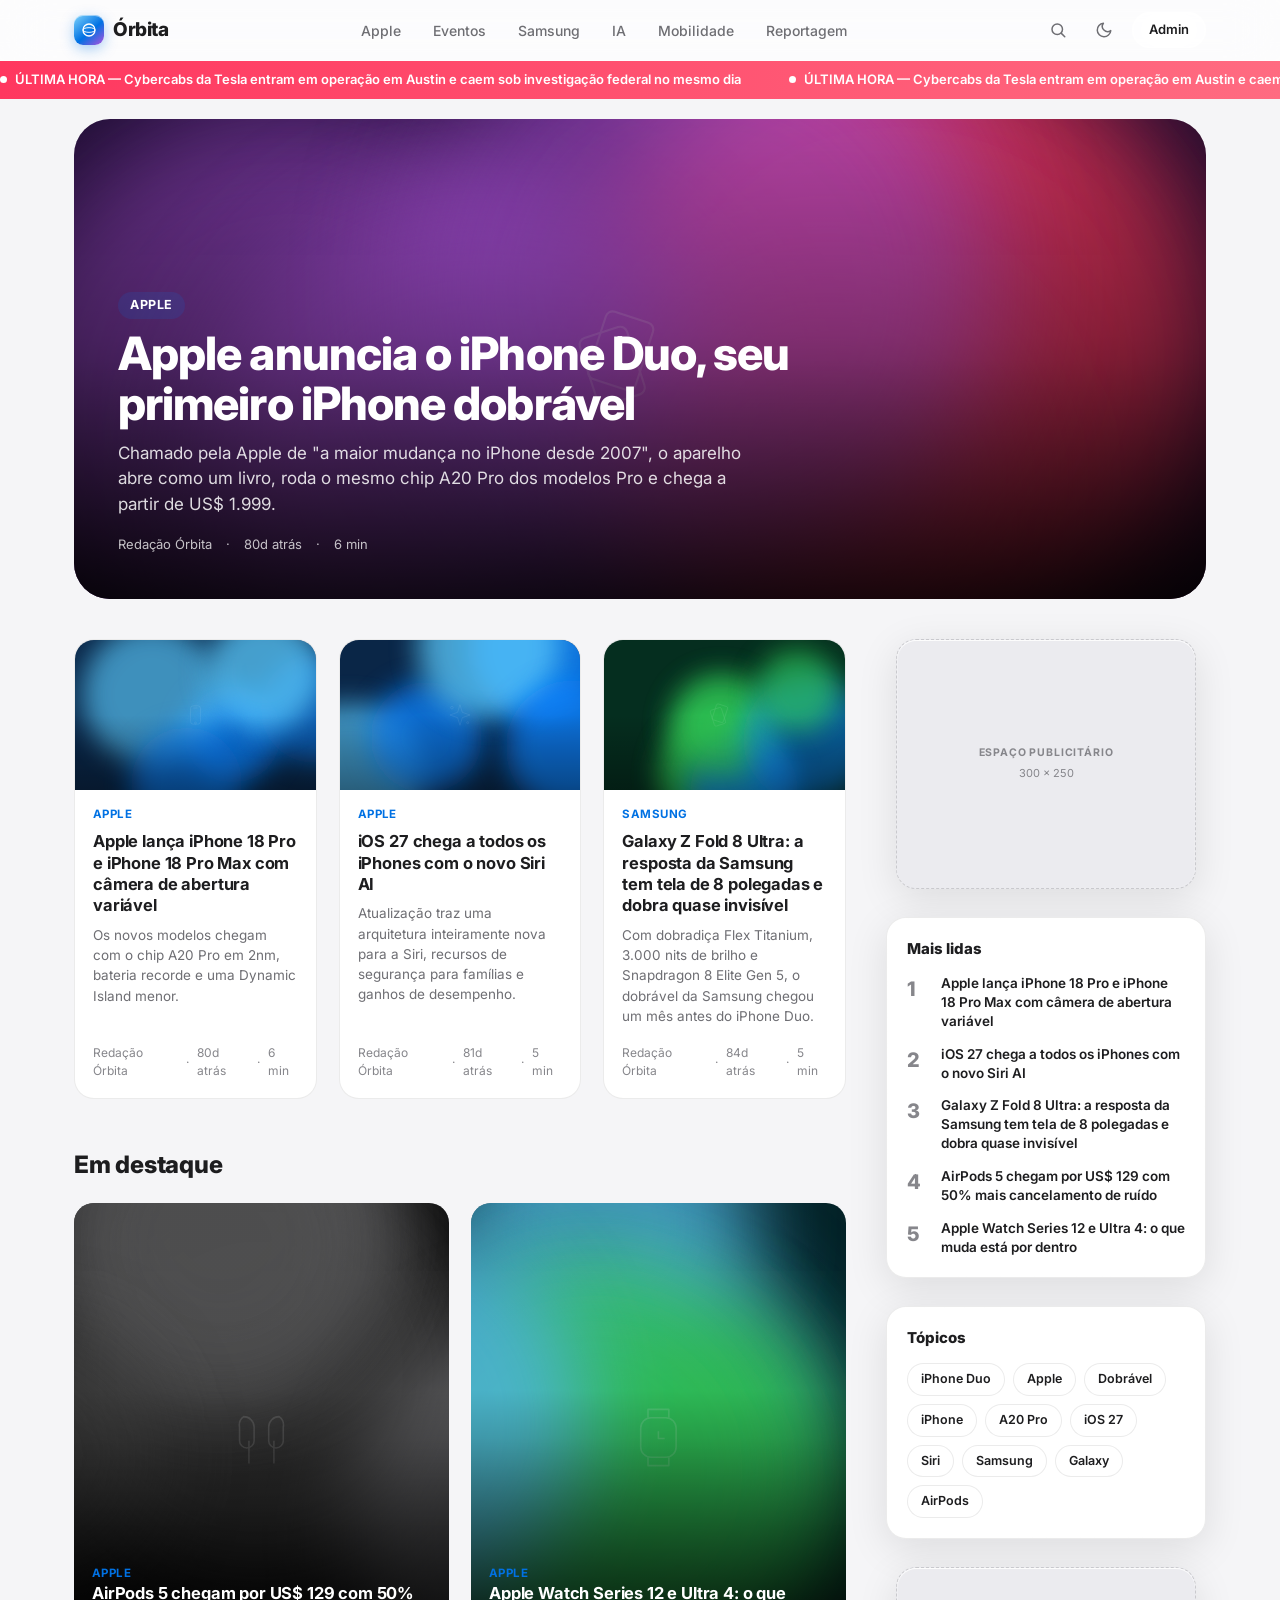
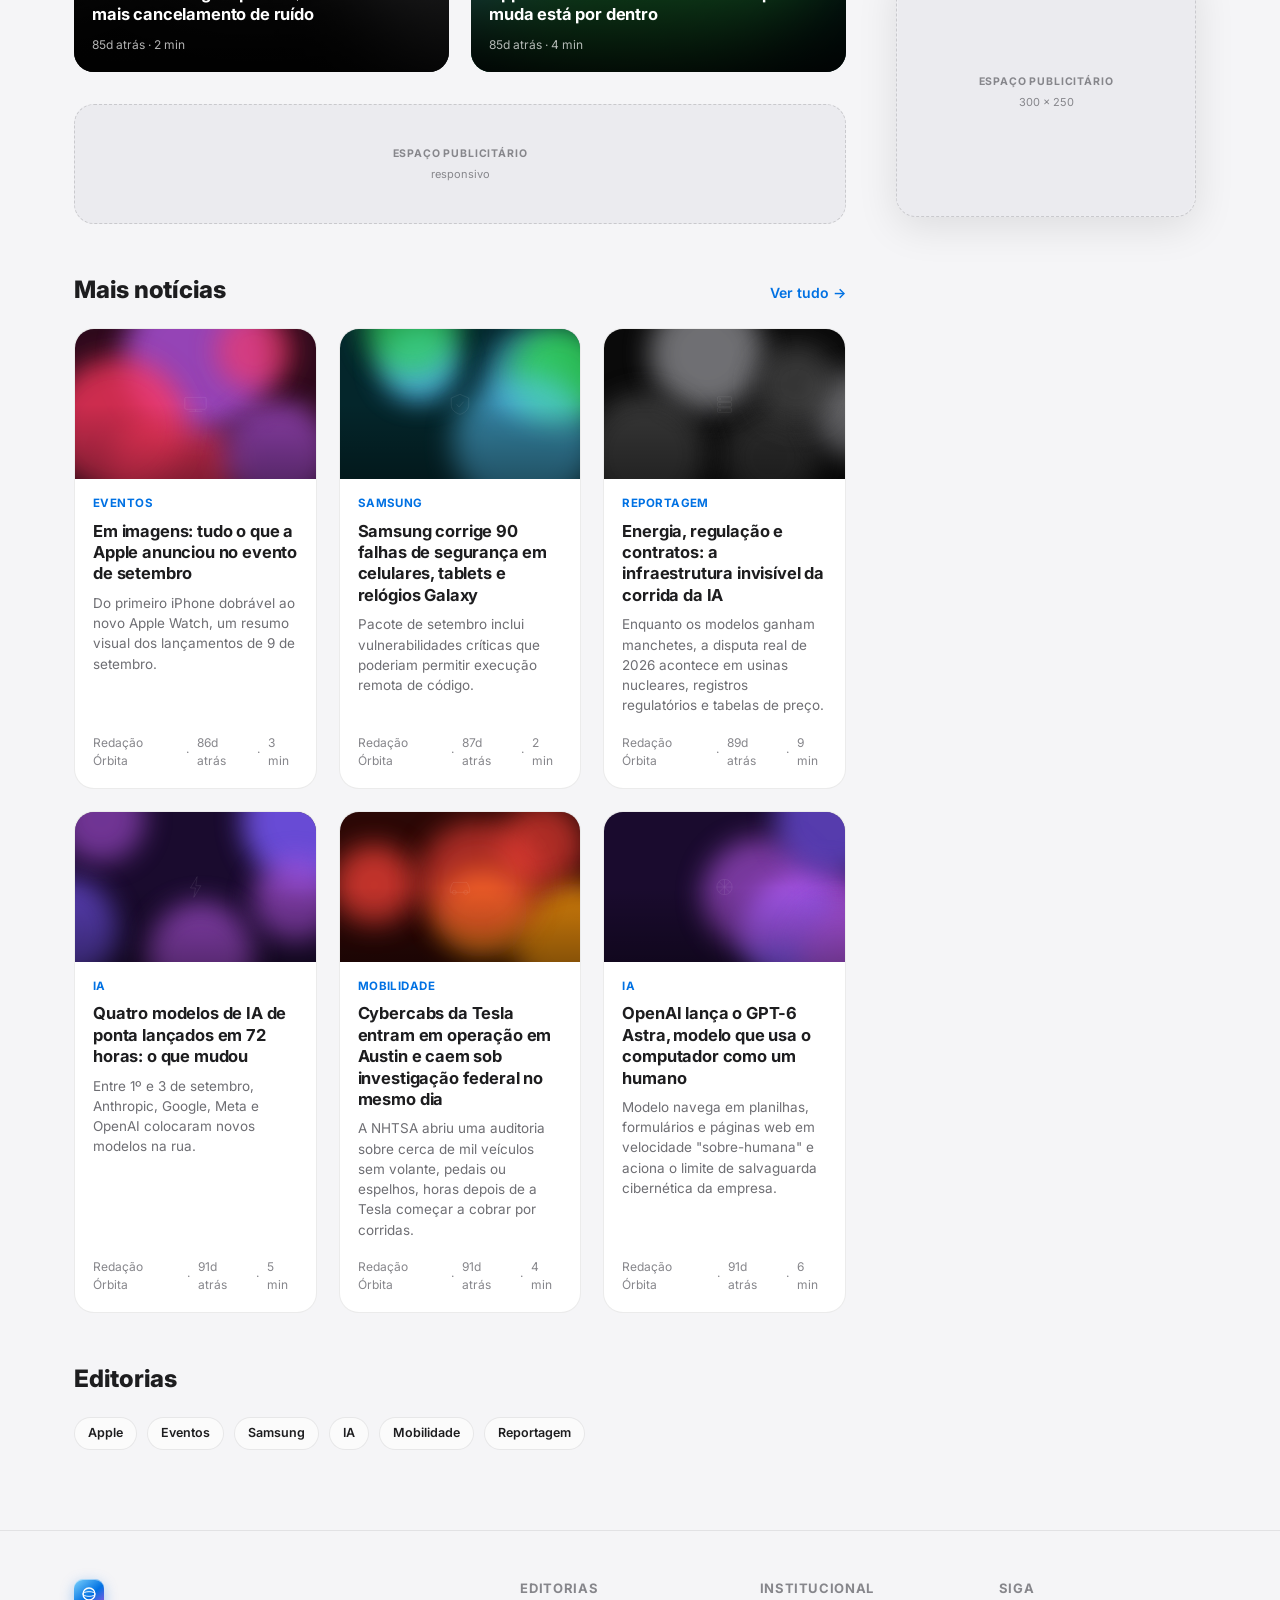
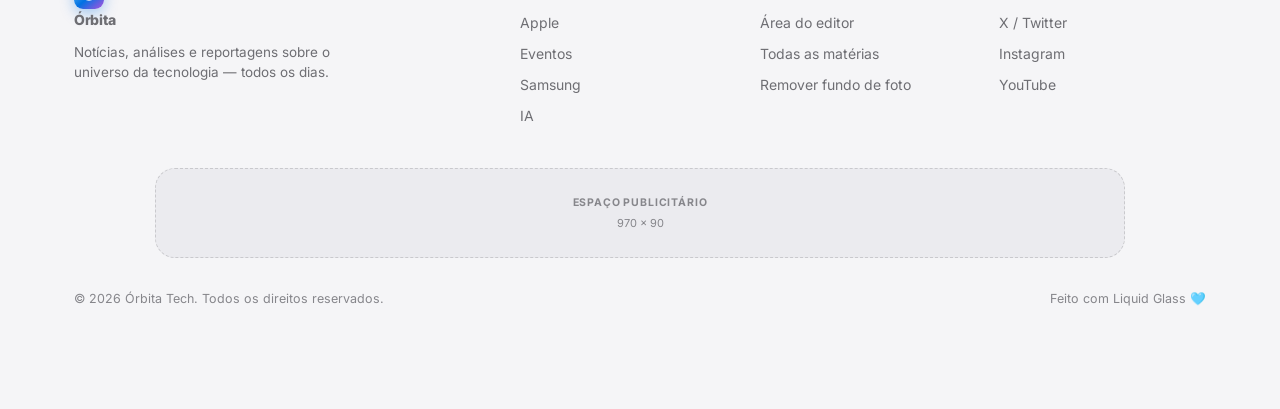
<file: index.html>
<!DOCTYPE html>
<html lang="pt-BR">
<head>
<meta charset="UTF-8">
<meta name="viewport" content="width=device-width, initial-scale=1.0, viewport-fit=cover">
<title>Órbita Tech — Notícias, análises e reportagens de tecnologia</title>
<meta name="description" content="As últimas notícias, reviews, entrevistas e reportagens sobre tecnologia, Apple e o universo digital.">
<link rel="icon" href="data:image/svg+xml,<svg xmlns=%22http://www.w3.org/2000/svg%22 viewBox=%220 0 24 24%22><circle cx=%2212%22 cy=%2212%22 r=%229%22 fill=%22%230071e3%22/></svg>">
<link rel="stylesheet" href="assets/css/main.css">
</head>
<body>

<div id="nav-root"></div>
<div id="ticker-root"></div>

<main class="container">
  <div id="hero-root"></div>

  <div class="layout-2col">
    <div>
      <div class="grid grid-3" id="grid-main"></div>

      <div class="section-head"><h2 class="section-title">Em destaque</h2></div>
      <div class="grid grid-2" id="grid-overlay"></div>

      <!-- espaço de anúncio in-feed -->
      <div id="ad-mid"></div>

      <div class="section-head"><h2 class="section-title">Mais notícias</h2><a class="section-link" href="categoria.html">Ver tudo →</a></div>
      <div class="grid grid-3" id="grid-feed"></div>
    </div>

    <aside class="sidebar">
      <div class="ad-slot ad-rectangle glass" style="margin:0 auto;">
        <span class="ad-label">Espaço Publicitário</span>
        <span class="ad-size">300 × 250</span>
      </div>
      <div class="sidebar-box glass">
        <h3>Mais lidas</h3>
        <div class="sidebar-list" id="sidebar-popular"></div>
      </div>
      <div class="sidebar-box glass">
        <h3>Tópicos</h3>
        <div style="display:flex;flex-wrap:wrap;gap:8px;" id="sidebar-tags"></div>
      </div>
      <div class="ad-slot ad-rectangle glass" style="margin:0 auto;">
        <span class="ad-label">Espaço Publicitário</span>
        <span class="ad-size">300 × 250</span>
      </div>
    </aside>
  </div>

  <div class="section-head"><h2 class="section-title">Editorias</h2></div>
  <div style="display:flex;flex-wrap:wrap;gap:10px;margin-bottom:20px;" id="categories-strip"></div>
</main>

<div id="footer-root"></div>

<script src="assets/js/seed-data.js"></script>
<script src="assets/js/store.js"></script>
<script src="assets/js/render.js"></script>
<script src="assets/js/home.js"></script>
<script>
  renderNav();
  document.getElementById("ad-mid").outerHTML = adSlot("infeed");
  renderHome();
  renderFooter();
</script>
</body>
</html>
</file>
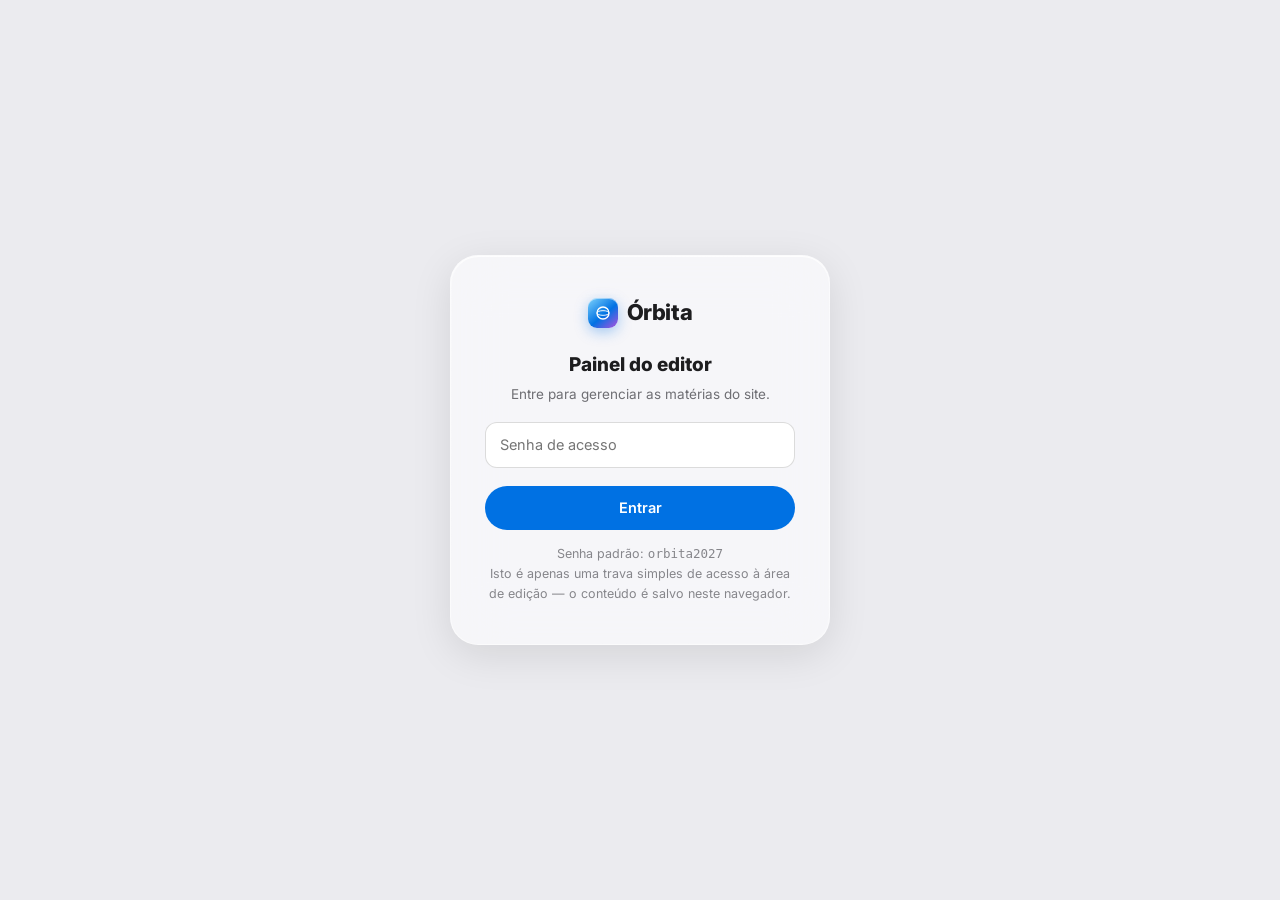
<file: admin/index.html>
<!DOCTYPE html>
<html lang="pt-BR">
<head>
<meta charset="UTF-8">
<meta name="viewport" content="width=device-width, initial-scale=1.0, viewport-fit=cover">
<title>Admin — Órbita Tech</title>
<link rel="icon" href="data:image/svg+xml,<svg xmlns=%22http://www.w3.org/2000/svg%22 viewBox=%220 0 24 24%22><circle cx=%2212%22 cy=%2212%22 r=%229%22 fill=%22%230071e3%22/></svg>">
<link rel="stylesheet" href="../assets/css/main.css">
<link rel="stylesheet" href="../assets/css/admin.css">
</head>
<body class="admin-body">

<div id="login-screen" class="login-wrap" hidden>
  <div class="login-card glass">
    <div class="brand"><span class="brand-mark"><svg width="16" height="16" viewBox="0 0 24 24" fill="none"><circle cx="12" cy="12" r="9" stroke="currentColor" stroke-width="2"/><ellipse cx="12" cy="12" rx="9" ry="3.5" stroke="currentColor" stroke-width="1.4"/></svg></span>Órbita</div>
    <h1 style="font-size:19px;font-weight:800;margin-bottom:4px;">Painel do editor</h1>
    <p style="font-size:13.5px;color:var(--text-secondary);">Entre para gerenciar as matérias do site.</p>
    <form id="login-form">
      <input type="password" id="login-pass" placeholder="Senha de acesso" autocomplete="current-password" required>
      <button class="btn btn-primary btn-block" style="margin-top:8px;">Entrar</button>
    </form>
    <p class="hint">Senha padrão: <code>orbita2027</code><br>Isto é apenas uma trava simples de acesso à área de edição — o conteúdo é salvo neste navegador.</p>
  </div>
</div>

<div id="dashboard-screen" class="admin-shell" hidden>
  <aside class="admin-sidebar glass">
    <div class="brand"><span class="brand-mark"><svg width="16" height="16" viewBox="0 0 24 24" fill="none"><circle cx="12" cy="12" r="9" stroke="currentColor" stroke-width="2"/><ellipse cx="12" cy="12" rx="9" ry="3.5" stroke="currentColor" stroke-width="1.4"/></svg></span>Órbita</div>
    <a class="active" href="index.html">📄 Matérias</a>
    <a href="editor.html">➕ Nova matéria</a>
    <a href="../index.html" target="_blank">🌐 Ver o site</a>
    <button onclick="exportPosts()">⬇️ Exportar conteúdo</button>
    <button onclick="document.getElementById('import-file').click()">⬆️ Importar conteúdo</button>
    <input type="file" id="import-file" accept="application/json,.js" hidden onchange="importPosts(this)">
    <button onclick="resetSeed()">↺ Restaurar exemplo</button>
    <button onclick="Store.logout(); location.href='index.html';" style="color:var(--accent-2);">🚪 Sair</button>
  </aside>

  <main class="admin-main">
    <div class="admin-topbar">
      <h1>Matérias</h1>
      <a class="btn btn-primary" href="editor.html">+ Nova matéria</a>
    </div>

    <div class="stat-grid">
      <div class="stat-box"><div class="stat-num" id="stat-total">0</div><div class="stat-label">Matérias publicadas</div></div>
      <div class="stat-box"><div class="stat-num" id="stat-cats">0</div><div class="stat-label">Editorias</div></div>
      <div class="stat-box"><div class="stat-num" id="stat-breaking">0</div><div class="stat-label">Última hora</div></div>
      <div class="stat-box"><div class="stat-num" id="stat-media">0</div><div class="stat-label">Com foto/vídeo extra</div></div>
    </div>

    <div class="panel">
      <div class="dash-toolbar">
        <input type="text" id="filter-search" placeholder="Buscar por título, autor ou tag...">
        <select id="filter-category"></select>
        <span id="posts-count" class="dash-count"></span>
      </div>
      <div style="overflow-x:auto;">
        <table class="admin-table">
          <thead><tr><th></th><th>Título</th><th>Layout</th><th>Data</th><th>Ações</th></tr></thead>
          <tbody id="posts-tbody"></tbody>
        </table>
      </div>
    </div>
  </main>
</div>

<script src="../assets/js/seed-data.js"></script>
<script src="../assets/js/store.js"></script>
<script src="../assets/js/render.js"></script>
<script src="../assets/js/admin.js"></script>
<script>
  function enterDashboard() {
    document.getElementById("login-screen").hidden = true;
    document.getElementById("dashboard-screen").hidden = false;
    renderDashboard();
    setupDashboardFilters();
  }

  if (Store.isAuthed()) {
    enterDashboard();
  } else {
    document.getElementById("login-screen").hidden = false;
  }
  document.getElementById("login-form").addEventListener("submit", (e) => {
    e.preventDefault();
    const pass = document.getElementById("login-pass").value;
    if (Store.login(pass)) {
      enterDashboard();
    } else {
      toast("Senha incorreta.", "error");
    }
  });
</script>
</body>
</html>
</file>
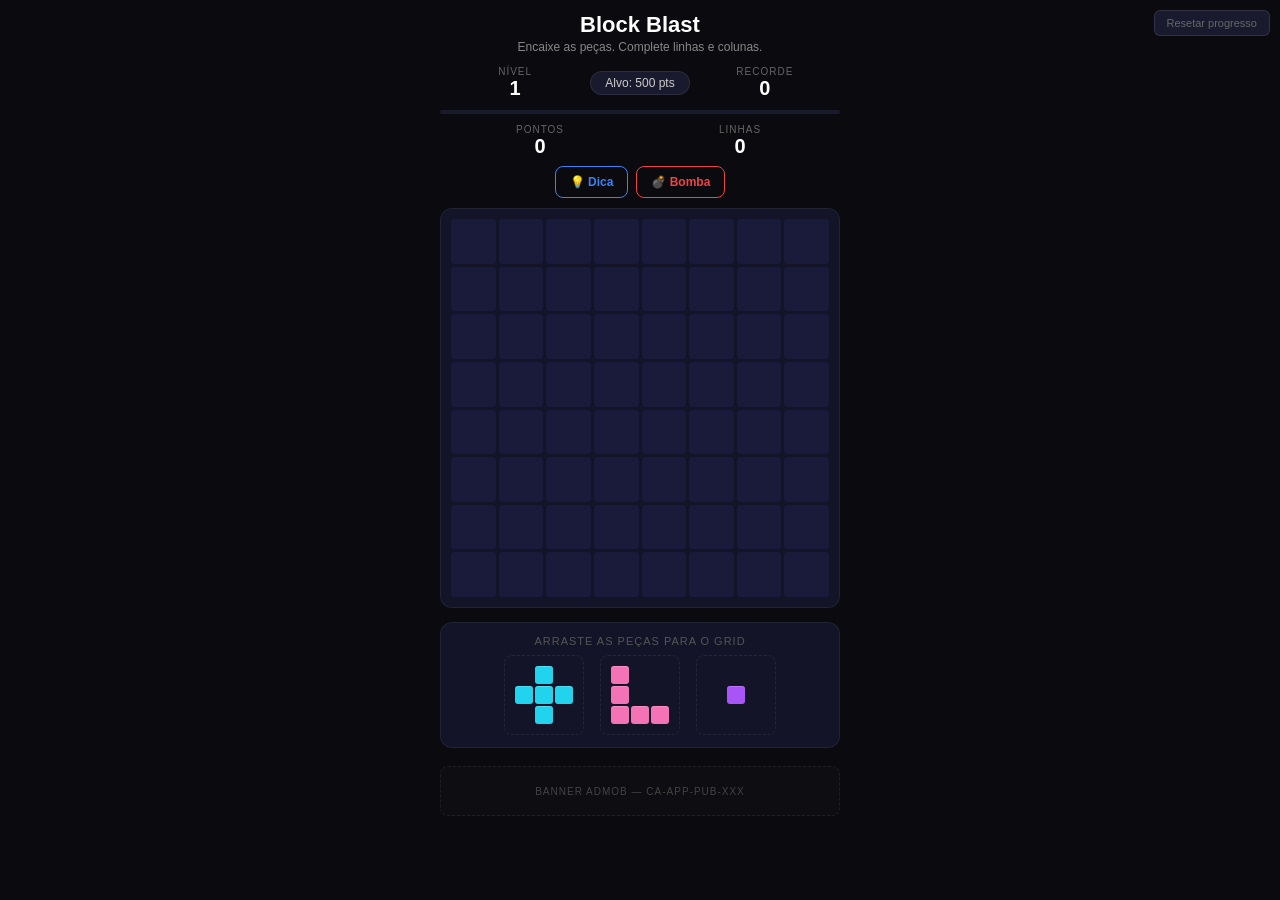
<file: block_blast 2.html>
<!DOCTYPE html>
<html lang="pt-BR">
<head>
<meta charset="UTF-8">
<meta name="viewport" content="width=device-width, initial-scale=1.0, user-scalable=no">
<title>Block Blast</title>
<style>
  * { margin: 0; padding: 0; box-sizing: border-box; }
  body {
    font-family: -apple-system, BlinkMacSystemFont, "Segoe UI", Roboto, "Helvetica Neue", Arial, sans-serif;
    background: #0a0a0f;
    color: #fff;
    display: flex;
    justify-content: center;
    align-items: flex-start;
    min-height: 100vh;
    padding: 12px;
    overflow-x: hidden;
    touch-action: manipulation;
  }
  #game-app {
    width: 100%;
    max-width: 400px;
    display: flex;
    flex-direction: column;
    align-items: center;
    user-select: none;
    -webkit-user-select: none;
  }
  .game-header { text-align: center; margin-bottom: 12px; width: 100%; }
  .game-title { font-size: 22px; font-weight: 600; margin-bottom: 2px; color: #fff; }
  .game-sub { font-size: 12px; color: #888; }
  .score-row { display: flex; justify-content: space-between; align-items: center; width: 100%; margin-bottom: 10px; }
  .score-box { text-align: center; flex: 1; }
  .score-label { font-size: 10px; color: #666; text-transform: uppercase; letter-spacing: 1px; }
  .score-val { font-size: 20px; font-weight: 600; color: #fff; font-variant-numeric: tabular-nums; }
  .level-badge { background: #1a1a2e; padding: 4px 14px; border-radius: 20px; font-size: 12px; font-weight: 500; border: 1px solid rgba(255,255,255,0.08); color: #ccc; }
  .progress-wrap { width: 100%; margin-bottom: 10px; }
  .progress-bar { height: 4px; background: #1a1a2e; border-radius: 2px; overflow: hidden; }
  .progress-fill { height: 100%; background: #e94560; border-radius: 2px; transition: width 0.3s ease; }
  .board-wrap { position: relative; width: 100%; aspect-ratio: 1; background: #141428; border-radius: 12px; padding: 10px; margin-bottom: 14px; border: 1px solid rgba(255,255,255,0.06); }
  .board-grid { display: grid; grid-template-columns: repeat(8, 1fr); gap: 3px; width: 100%; height: 100%; }
  .cell { background: #1a1a3a; border-radius: 4px; transition: all 0.15s ease; position: relative; }
  .cell.filled { box-shadow: inset 0 1px 0 rgba(255,255,255,0.15); }
  .cell.explode { animation: explode 0.35s ease forwards; }
  .cell.hint { box-shadow: 0 0 0 2px #3b82f6, 0 0 12px #3b82f680; z-index: 2; }
  .cell.bomb-hover:hover { box-shadow: 0 0 0 2px #ef4444; }
  @keyframes explode { 0% { transform: scale(1); opacity: 1; } 50% { transform: scale(1.3); opacity: 0.8; background: #fff; } 100% { transform: scale(0); opacity: 0; } }
  .tray-area { width: 100%; background: #141428; border-radius: 12px; padding: 12px; border: 1px solid rgba(255,255,255,0.06); margin-bottom: 12px; }
  .tray-label { font-size: 11px; color: #555; text-align: center; margin-bottom: 8px; text-transform: uppercase; letter-spacing: 1px; }
  .tray-pieces { display: flex; justify-content: center; gap: 16px; min-height: 80px; align-items: center; }
  .piece-slot { width: 80px; height: 80px; display: flex; justify-content: center; align-items: center; border-radius: 8px; border: 1px dashed rgba(255,255,255,0.08); position: relative; }
  .piece { display: grid; gap: 2px; cursor: grab; position: relative; transition: transform 0.1s; touch-action: none; }
  .piece:active { cursor: grabbing; transform: scale(1.05); }
  .piece.dragging { position: fixed; z-index: 9999; pointer-events: none; opacity: 0.9; transform: scale(1.1); }
  .p-cell { width: 18px; height: 18px; border-radius: 3px; }
  .p-cell.active { box-shadow: inset 0 1px 0 rgba(255,255,255,0.2); }
  .p-cell.ghost { background: transparent; }
  .powerups { display: flex; gap: 8px; justify-content: center; margin-bottom: 10px; width: 100%; }
  .pu-btn { padding: 8px 14px; border-radius: 8px; border: 1.5px solid; font-size: 12px; font-weight: 600; cursor: pointer; background: transparent; transition: all 0.2s; font-family: inherit; }
  .pu-btn.hint-btn { border-color: #3b82f6; color: #3b82f6; }
  .pu-btn.bomb-btn { border-color: #ef4444; color: #ef4444; }
  .pu-btn:hover { background: rgba(255,255,255,0.05); }
  .pu-btn.active { background: rgba(255,255,255,0.1); }
  .modal-overlay { position: fixed; inset: 0; background: rgba(0,0,0,0.88); display: none; justify-content: center; align-items: center; z-index: 10000; backdrop-filter: blur(4px); }
  .modal-overlay.show { display: flex; }
  .modal-box { background: #1a1a2e; border-radius: 16px; padding: 28px; text-align: center; max-width: 320px; width: 90%; border: 1px solid rgba(255,255,255,0.08); animation: modalIn 0.3s ease; }
  @keyframes modalIn { from { opacity: 0; transform: scale(0.9); } to { opacity: 1; transform: scale(1); } }
  .modal-title { font-size: 24px; font-weight: 600; margin-bottom: 4px; }
  .modal-sub { color: #888; font-size: 13px; margin-bottom: 16px; }
  .modal-score { font-size: 40px; font-weight: 600; margin: 8px 0; font-variant-numeric: tabular-nums; color: #fff; }
  .modal-btn { width: 100%; padding: 14px; border-radius: 10px; border: none; font-size: 14px; font-weight: 600; cursor: pointer; margin-top: 10px; font-family: inherit; transition: opacity 0.2s; }
  .modal-btn:hover { opacity: 0.9; }
  .btn-primary { background: #e94560; color: #fff; }
  .btn-secondary { background: #1a1a3a; color: #ccc; border: 1px solid rgba(255,255,255,0.1); }
  .btn-success { background: #10b981; color: #fff; }
  .game-over-title { color: #ef4444; }
  .level-title { color: #10b981; }
  .ad-banner { width: 100%; height: 50px; background: #0d0d12; border-radius: 8px; display: flex; align-items: center; justify-content: center; border: 1px dashed rgba(255,255,255,0.08); margin-top: 6px; }
  .ad-text { font-size: 10px; color: #444; text-transform: uppercase; letter-spacing: 1px; }
  .shake { animation: shake 0.3s ease; }
  @keyframes shake { 0%,100%{transform:translateX(0)} 25%{transform:translateX(-6px)} 75%{transform:translateX(6px)} }
  .combo-text { position: absolute; top: 50%; left: 50%; transform: translate(-50%,-50%); font-size: 28px; font-weight: 700; color: #fbbf24; pointer-events: none; opacity: 0; animation: comboPop 0.9s ease forwards; z-index: 100; text-shadow: 0 2px 8px rgba(0,0,0,0.5); }
  @keyframes comboPop { 0%{opacity:0;transform:translate(-50%,-50%) scale(0.4)} 40%{opacity:1;transform:translate(-50%,-50%) scale(1.3)} 100%{opacity:0;transform:translate(-50%,-120%) scale(1)} }
  .reset-btn { position: fixed; top: 10px; right: 10px; background: #1a1a2e; border: 1px solid rgba(255,255,255,0.1); color: #666; padding: 6px 12px; border-radius: 6px; font-size: 11px; cursor: pointer; z-index: 999; }
  .reset-btn:hover { color: #fff; }
</style>
</head>
<body>
<div id="game-app">
  <button class="reset-btn" onclick="hardReset()">Resetar progresso</button>
  <div class="game-header">
    <div class="game-title">Block Blast</div>
    <div class="game-sub">Encaixe as peças. Complete linhas e colunas.</div>
  </div>

  <div class="score-row">
    <div class="score-box">
      <div class="score-label">Nível</div>
      <div class="score-val" id="level-display">1</div>
    </div>
    <div class="level-badge" id="target-display">Alvo: 500 pts</div>
    <div class="score-box">
      <div class="score-label">Recorde</div>
      <div class="score-val" id="high-display">0</div>
    </div>
  </div>

  <div class="progress-wrap">
    <div class="progress-bar"><div class="progress-fill" id="progress-fill" style="width:0%"></div></div>
  </div>

  <div class="score-row" style="margin-bottom:8px;">
    <div class="score-box">
      <div class="score-label">Pontos</div>
      <div class="score-val" id="score-display">0</div>
    </div>
    <div class="score-box">
      <div class="score-label">Linhas</div>
      <div class="score-val" id="lines-display">0</div>
    </div>
  </div>

  <div class="powerups">
    <button class="pu-btn hint-btn" id="btn-hint" onclick="useHint()">💡 Dica</button>
    <button class="pu-btn bomb-btn" id="btn-bomb" onclick="useBomb()">💣 Bomba</button>
  </div>

  <div class="board-wrap" id="board-wrap">
    <div class="board-grid" id="board"></div>
  </div>

  <div class="tray-area">
    <div class="tray-label">Arraste as peças para o grid</div>
    <div class="tray-pieces" id="tray"></div>
  </div>

  <div class="ad-banner"><span class="ad-text">Banner AdMob — ca-app-pub-xxx</span></div>

  <div class="modal-overlay" id="modal-gameover">
    <div class="modal-box">
      <div class="modal-title game-over-title">Game Over</div>
      <div class="modal-sub">Nível <span id="go-level"></span> alcançado</div>
      <div class="modal-score" id="go-score">0</div>
      <button class="modal-btn btn-success" onclick="reviveGame()">▶ Assistir vídeo para continuar</button>
      <button class="modal-btn btn-secondary" onclick="restartGame()">Tentar novamente</button>
    </div>
  </div>

  <div class="modal-overlay" id="modal-level">
    <div class="modal-box">
      <div class="modal-title level-title">Nível Concluído! 🎉</div>
      <div class="modal-sub">Você avançou de nível</div>
      <div class="modal-score" id="lv-score">0</div>
      <button class="modal-btn btn-primary" onclick="nextLevel()">Próximo Nível →</button>
    </div>
  </div>
</div>

<script>
(function(){
  const GRID = 8;
  const CELL_COLORS = {
    I: '#00d9ff', O: '#ffd700', T: '#ff2e63', L: '#08d9d6',
    J: '#ff9f1c', S: '#7bff00', Z: '#ff0055', single: '#a855f7',
    bigL: '#f472b6', cross: '#22d3ee'
  };
  const SHAPES = {
    I: [[1,1,1,1]],
    O: [[1,1],[1,1]],
    T: [[1,1,1],[0,1,0]],
    L: [[1,0],[1,0],[1,1]],
    J: [[0,1],[0,1],[1,1]],
    S: [[0,1,1],[1,1,0]],
    Z: [[1,1,0],[0,1,1]],
    single: [[1]],
    bigL: [[1,0,0],[1,0,0],[1,1,1]],
    cross: [[0,1,0],[1,1,1],[0,1,0]]
  };
  const KEYS = ['I','O','T','L','J','S','Z','single','bigL','cross'];

  let board = Array(GRID).fill(null).map(()=>Array(GRID).fill(null));
  let pieces = [null,null,null];
  let level = 1, score = 0, highScore = 0, linesTotal = 0, placedCount = 0;
  let hintPos = null, bombMode = false, gameOver = false, levelComplete = false;
  let draggingPiece = null, dragEl = null, dragOffset = {x:0,y:0};

  function loadState() {
    try {
      const s = JSON.parse(localStorage.getItem('blockblast_save')||'null');
      if (s) { level=s.level||1; score=s.score||0; highScore=s.highScore||0; linesTotal=s.linesTotal||0; board=s.board||board; pieces=s.pieces||pieces; placedCount=s.placedCount||0; }
    } catch(e){}
    const hs = parseInt(localStorage.getItem('blockblast_hs')||'0',10);
    if (hs > highScore) highScore = hs;
  }
  function saveState() {
    localStorage.setItem('blockblast_save', JSON.stringify({level,score,highScore,linesTotal,board,pieces,placedCount}));
    if (score > highScore) { highScore = score; localStorage.setItem('blockblast_hs', String(highScore)); }
  }
  window.hardReset = function() {
    if (confirm('Apagar todo o progresso?')) {
      localStorage.removeItem('blockblast_save');
      localStorage.removeItem('blockblast_hs');
      location.reload();
    }
  };

  function targetFor(lvl) {
    return { score: Math.floor(500 * Math.pow(1.3, lvl-1)), lines: Math.floor(3 * Math.pow(1.2, lvl-1)) };
  }

  function randPiece() {
    const k = KEYS[Math.floor(Math.random()*KEYS.length)];
    return { id: Math.random().toString(36).slice(2), type: k, shape: SHAPES[k].map(r=>[...r]) };
  }
  function genPieces() { return [randPiece(), randPiece(), randPiece()]; }

  function canPlace(shape, r0, c0) {
    for (let r=0;r<shape.length;r++) for (let c=0;c<shape[r].length;c++) if (shape[r][c]) {
      const R=r0+r, C=c0+c;
      if (R<0||R>=GRID||C<0||C>=GRID||board[R][C]!==null) return false;
    }
    return true;
  }
  function place(shape, r0, c0, type) {
    for (let r=0;r<shape.length;r++) for (let c=0;c<shape[r].length;c++) if (shape[r][c]) board[r0+r][c0+c] = type;
  }
  function checkClear() {
    const rows=[], cols=[];
    for (let r=0;r<GRID;r++) if (board[r].every(x=>x!==null)) rows.push(r);
    for (let c=0;c<GRID;c++) { let f=true; for (let r=0;r<GRID;r++) if (board[r][c]===null){f=false;break;} if (f) cols.push(c); }
    return {rows, cols, combo: rows.length>0 && cols.length>0};
  }
  function doClear(rows, cols) {
    rows.forEach(r=>{for(let c=0;c<GRID;c++) board[r][c]=null;});
    cols.forEach(c=>{for(let r=0;r<GRID;r++) board[r][c]=null;});
  }
  function hasPlacement(pcs) {
    for (const p of pcs) if (p) {
      for (let r=0;r<GRID;r++) for (let c=0;c<GRID;c++) if (canPlace(p.shape,r,c)) return true;
    }
    return false;
  }
  function findHint(p) {
    for (let r=0;r<GRID;r++) for (let c=0;c<GRID;c++) if (canPlace(p.shape,r,c)) return {r,c};
    return null;
  }

  function renderBoard() {
    const el = document.getElementById('board');
    el.innerHTML = '';
    for (let r=0;r<GRID;r++) {
      for (let c=0;c<GRID;c++) {
        const cell = document.createElement('div');
        cell.className = 'cell';
        cell.dataset.r = r; cell.dataset.c = c;
        if (board[r][c]) {
          cell.classList.add('filled');
          cell.style.background = CELL_COLORS[board[r][c]] || CELL_COLORS.single;
        }
        if (hintPos && hintPos.r===r && hintPos.c===c) cell.classList.add('hint');
        if (bombMode) {
          cell.style.cursor = 'crosshair';
          cell.classList.add('bomb-hover');
          cell.onclick = () => doBomb(r,c);
        }
        el.appendChild(cell);
      }
    }
  }

  function renderTray() {
    const el = document.getElementById('tray');
    el.innerHTML = '';
    pieces.forEach((p, idx) => {
      const slot = document.createElement('div');
      slot.className = 'piece-slot';
      if (!p) { el.appendChild(slot); return; }
      const pieceEl = document.createElement('div');
      pieceEl.className = 'piece';
      pieceEl.dataset.idx = idx;
      pieceEl.style.gridTemplateColumns = `repeat(${p.shape[0].length}, 18px)`;
      p.shape.forEach(row => {
        row.forEach(cell => {
          const d = document.createElement('div');
          d.className = 'p-cell ' + (cell ? 'active' : 'ghost');
          if (cell) d.style.background = CELL_COLORS[p.type];
          pieceEl.appendChild(d);
        });
      });
      setupDrag(pieceEl, p, idx);
      slot.appendChild(pieceEl);
      el.appendChild(slot);
    });
  }

  function setupDrag(el, piece, idx) {
    function start(e) {
      if (gameOver || levelComplete) return;
      e.preventDefault();
      const evt = e.touches ? e.touches[0] : e;
      draggingPiece = {piece, idx, el};
      const rect = el.getBoundingClientRect();
      dragOffset = {x: evt.clientX - rect.left, y: evt.clientY - rect.top};
      dragEl = el.cloneNode(true);
      dragEl.classList.add('dragging');
      dragEl.style.left = (evt.clientX - dragOffset.x) + 'px';
      dragEl.style.top = (evt.clientY - dragOffset.y) + 'px';
      document.body.appendChild(dragEl);
      el.style.opacity = '0.3';
    }
    function move(e) {
      if (!draggingPiece || !dragEl) return;
      e.preventDefault();
      const evt = e.touches ? e.touches[0] : e;
      dragEl.style.left = (evt.clientX - dragOffset.x) + 'px';
      dragEl.style.top = (evt.clientY - dragOffset.y) + 'px';
    }
    function end(e) {
      if (!draggingPiece || !dragEl) return;
      const evt = e.changedTouches ? e.changedTouches[0] : e;
      const boardRect = document.getElementById('board-wrap').getBoundingClientRect();
      const pad = 10, cellSize = (boardRect.width - pad*2) / GRID;
      const relX = evt.clientX - boardRect.left - pad;
      const relY = evt.clientY - boardRect.top - pad;
      const c = Math.round(relX / (cellSize + 3));
      const r = Math.round(relY / (cellSize + 3));
      dragEl.remove(); dragEl = null;
      draggingPiece.el.style.opacity = '1';
      attemptPlace(draggingPiece.piece, draggingPiece.idx, r, c);
      draggingPiece = null;
    }
    el.addEventListener('mousedown', start);
    el.addEventListener('touchstart', start, {passive:false});
    document.addEventListener('mousemove', move);
    document.addEventListener('touchmove', move, {passive:false});
    document.addEventListener('mouseup', end);
    document.addEventListener('touchend', end);
  }

  function attemptPlace(piece, idx, r, c) {
    if (!canPlace(piece.shape, r, c)) {
      document.getElementById('board-wrap').classList.add('shake');
      setTimeout(()=>document.getElementById('board-wrap').classList.remove('shake'), 300);
      return;
    }
    place(piece.shape, r, c, piece.type);
    score += 10;
    pieces[idx] = null;
    placedCount++;
    hintPos = null;

    const {rows, cols, combo} = checkClear();
    if (rows.length || cols.length) {
      const cells = document.querySelectorAll('.cell');
      rows.forEach(rr => { for(let cc=0;cc<GRID;cc++) cells[rr*GRID+cc].classList.add('explode'); });
      cols.forEach(cc => { for(let rr=0;rr<GRID;rr++) cells[rr*GRID+cc].classList.add('explode'); });
      if (combo) showCombo();
      setTimeout(() => {
        doClear(rows, cols);
        let pts = (rows.length + cols.length) * 100;
        if (combo) pts += 50;
        score += pts;
        linesTotal += rows.length + cols.length;
        updateUI();
        renderBoard();
        checkLevel();
      }, 350);
    } else {
      updateUI();
      renderBoard();
      checkLevel();
    }

    if (placedCount >= 3 || pieces.every(x=>x===null)) {
      setTimeout(() => { pieces = genPieces(); placedCount = 0; renderTray(); checkGameOver(); }, 400);
    } else {
      renderTray();
      setTimeout(checkGameOver, 100);
    }
    saveState();
  }

  function showCombo() {
    const txt = document.createElement('div');
    txt.className = 'combo-text';
    txt.textContent = 'COMBO!';
    document.getElementById('board-wrap').appendChild(txt);
    setTimeout(()=>txt.remove(), 900);
  }

  function checkLevel() {
    const t = targetFor(level);
    if (score >= t.score || linesTotal >= t.lines) {
      levelComplete = true;
      document.getElementById('lv-score').textContent = score.toLocaleString();
      document.getElementById('modal-level').classList.add('show');
      saveState();
    }
  }
  function checkGameOver() {
    const active = pieces.filter(x=>x!==null);
    if (active.length && !hasPlacement(active)) {
      gameOver = true;
      document.getElementById('go-level').textContent = level;
      document.getElementById('go-score').textContent = score.toLocaleString();
      document.getElementById('modal-gameover').classList.add('show');
      saveState();
    }
  }

  function updateUI() {
    document.getElementById('level-display').textContent = level;
    document.getElementById('score-display').textContent = score.toLocaleString();
    document.getElementById('lines-display').textContent = linesTotal;
    document.getElementById('high-display').textContent = highScore.toLocaleString();
    const t = targetFor(level);
    document.getElementById('target-display').textContent = `Alvo: ${t.score.toLocaleString()} pts`;
    const prog = Math.min(score / t.score, 1);
    document.getElementById('progress-fill').style.width = (prog * 100) + '%';
  }

  window.useHint = function() {
    if (gameOver || levelComplete) return;
    const active = pieces.find(x=>x!==null);
    if (!active) return;
    setTimeout(() => {
      const h = findHint(active);
      if (h) { hintPos = h; renderBoard(); setTimeout(()=>{hintPos=null; renderBoard();}, 3000); }
    }, 300);
  };
  window.useBomb = function() {
    if (gameOver || levelComplete) return;
    const btn = document.getElementById('btn-bomb');
    if (bombMode) { bombMode = false; btn.classList.remove('active'); renderBoard(); return; }
    setTimeout(() => { bombMode = true; btn.classList.add('active'); renderBoard(); }, 300);
  };
  function doBomb(r, c) {
    for (let rr=r-1; rr<=r+1; rr++) for (let cc=c-1; cc<=c+1; cc++)
      if (rr>=0&&rr<GRID&&cc>=0&&cc<GRID) board[rr][cc] = null;
    bombMode = false;
    document.getElementById('btn-bomb').classList.remove('active');
    renderBoard();
    saveState();
  }

  window.restartGame = function() {
    board = Array(GRID).fill(null).map(()=>Array(GRID).fill(null));
    pieces = genPieces(); level = 1; score = 0; linesTotal = 0; placedCount = 0;
    gameOver = false; levelComplete = false; hintPos = null; bombMode = false;
    document.getElementById('modal-gameover').classList.remove('show');
    updateUI(); renderBoard(); renderTray(); saveState();
  };
  window.reviveGame = function() {
    for (let r=GRID-3; r<GRID; r++) for (let c=0; c<GRID; c++) board[r][c] = null;
    gameOver = false;
    pieces = genPieces(); placedCount = 0;
    document.getElementById('modal-gameover').classList.remove('show');
    renderBoard(); renderTray(); saveState();
  };
  window.nextLevel = function() {
    level++;
    score = 0; linesTotal = 0; placedCount = 0;
    board = Array(GRID).fill(null).map(()=>Array(GRID).fill(null));
    pieces = genPieces();
    levelComplete = false; gameOver = false;
    document.getElementById('modal-level').classList.remove('show');
    updateUI(); renderBoard(); renderTray(); saveState();
  };

  loadState();
  if (pieces.every(x=>x===null)) pieces = genPieces();
  updateUI();
  renderBoard();
  renderTray();
})();
</script>
</body>
</html>
</file>
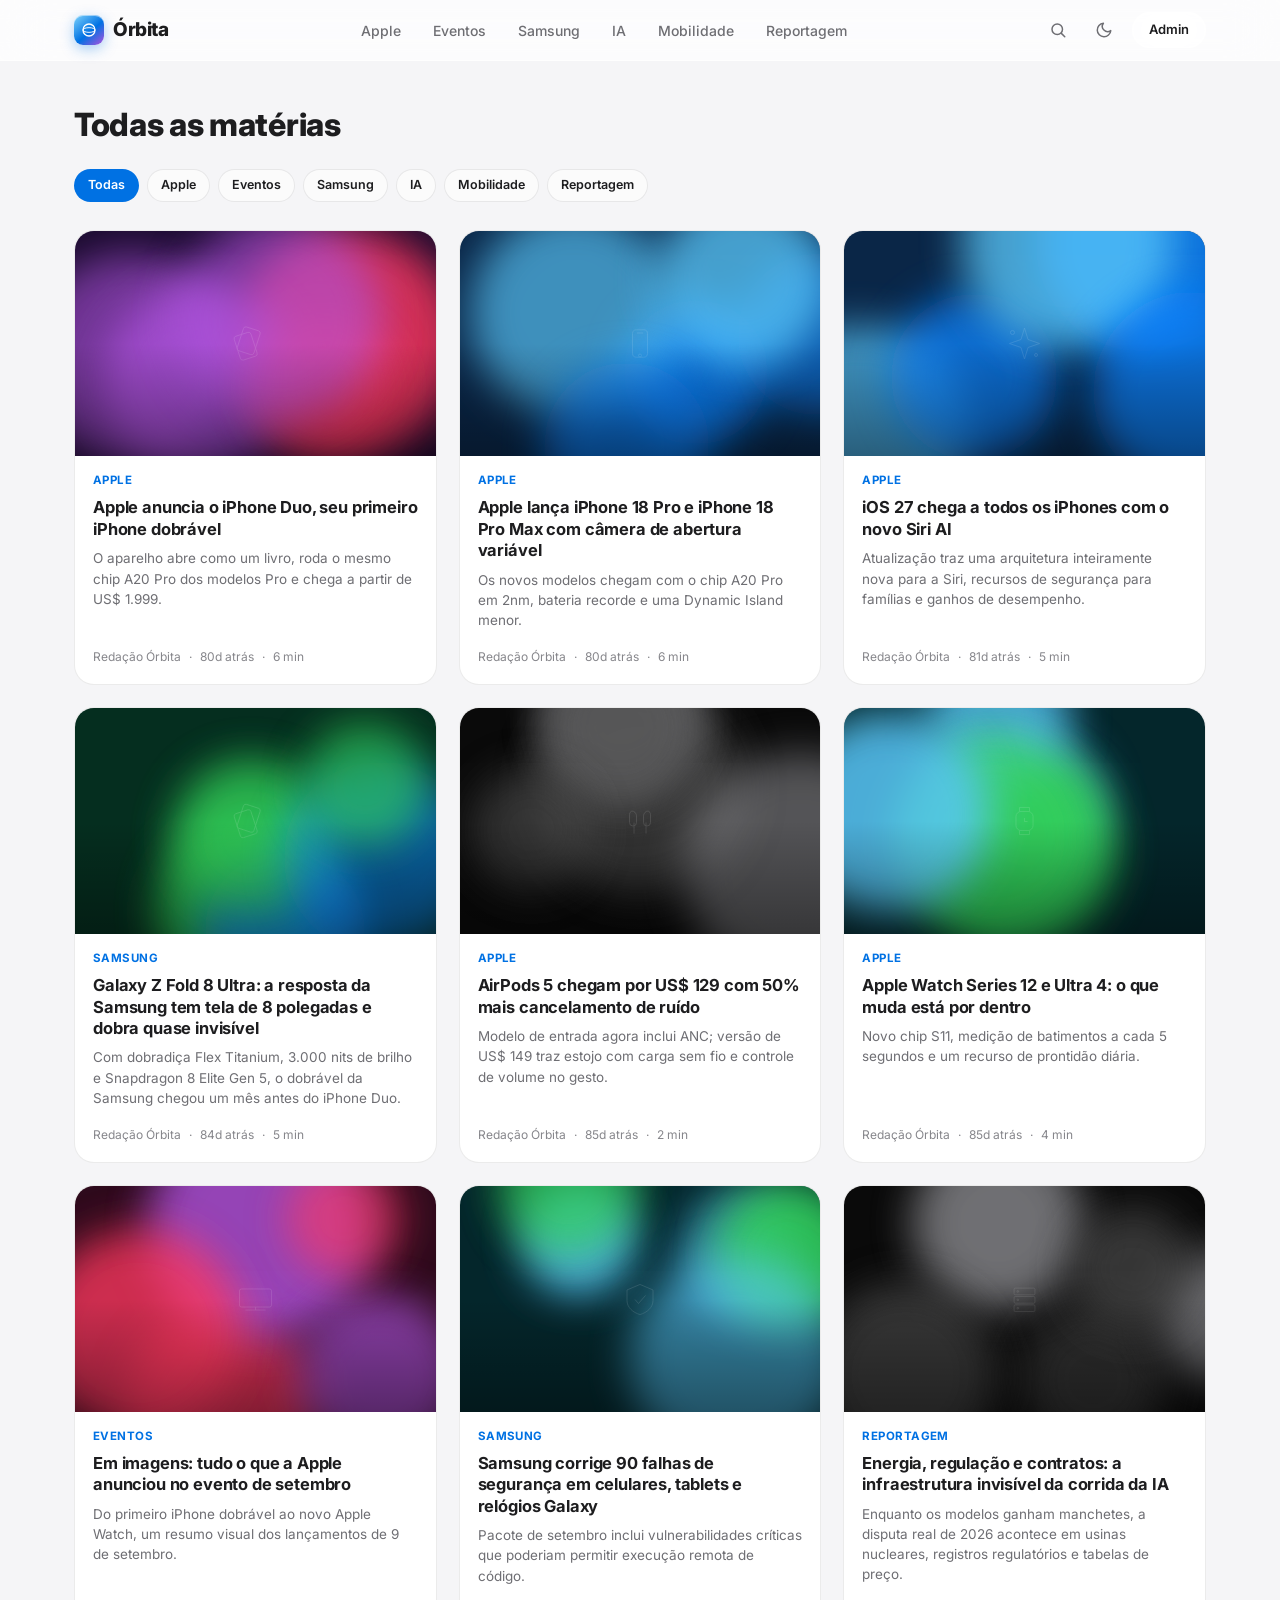
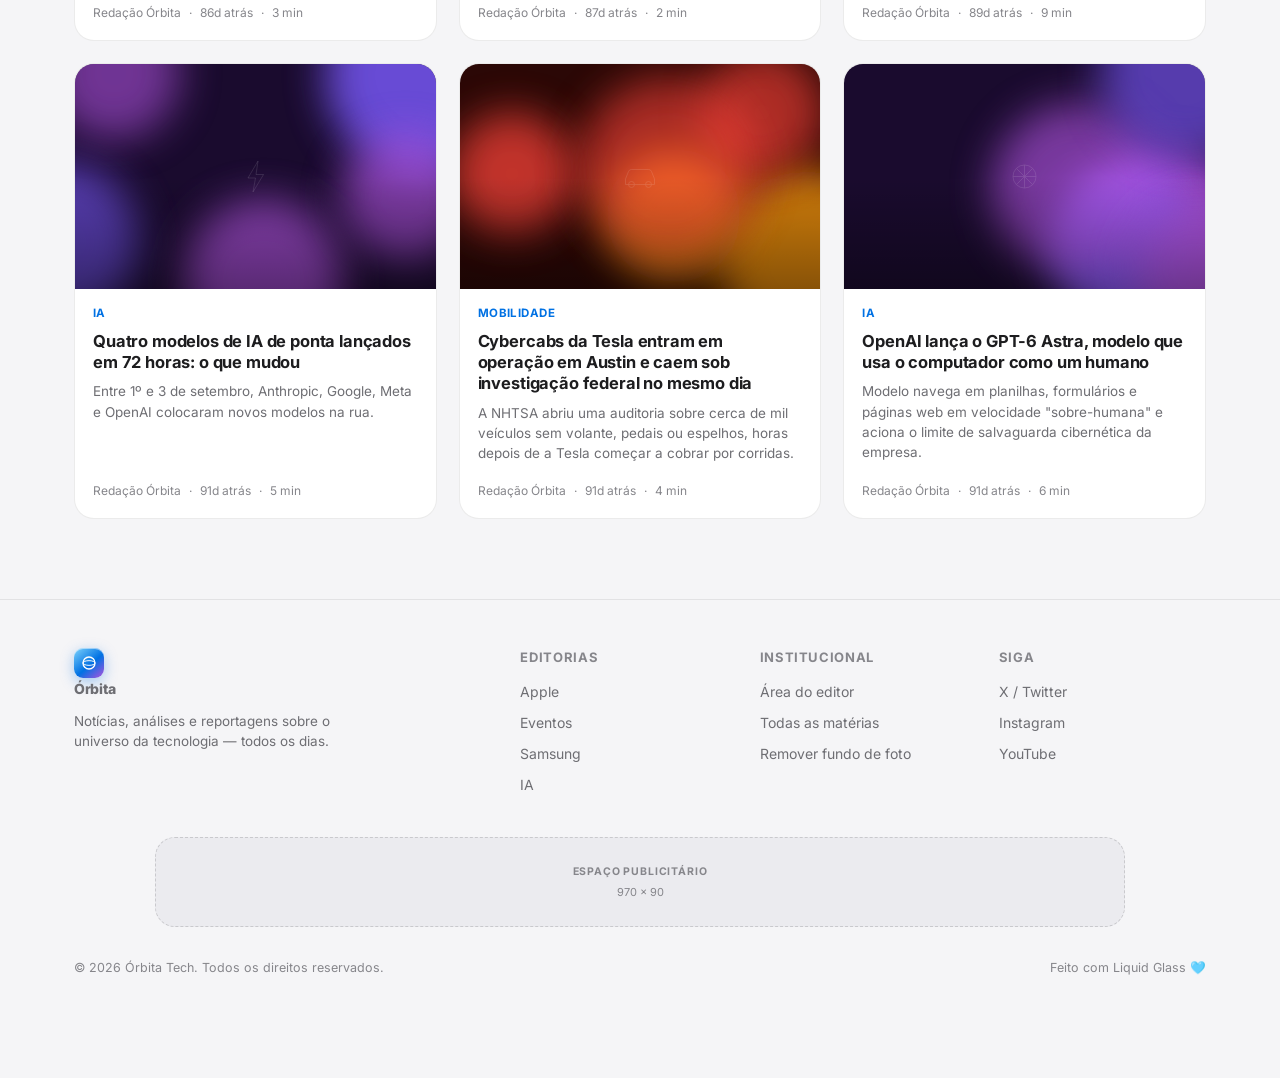
<file: categoria.html>
<!DOCTYPE html>
<html lang="pt-BR">
<head>
<meta charset="UTF-8">
<meta name="viewport" content="width=device-width, initial-scale=1.0, viewport-fit=cover">
<title>Categoria — Órbita Tech</title>
<link rel="icon" href="data:image/svg+xml,<svg xmlns=%22http://www.w3.org/2000/svg%22 viewBox=%220 0 24 24%22><circle cx=%2212%22 cy=%2212%22 r=%229%22 fill=%22%230071e3%22/></svg>">
<link rel="stylesheet" href="assets/css/main.css">
</head>
<body>

<div id="nav-root"></div>

<main class="container" style="padding-top:24px;">
  <div class="section-head" style="margin-top:16px;">
    <h1 class="section-title" id="cat-title" style="font-size:32px;"></h1>
  </div>
  <div style="display:flex;flex-wrap:wrap;gap:8px;margin-bottom:28px;" id="cat-filters"></div>
  <div class="grid grid-3" id="cat-grid"></div>
  <p id="cat-empty" hidden style="color:var(--text-tertiary);padding:40px 0;text-align:center;">Nenhuma matéria encontrada nesta editoria ainda.</p>
</main>

<div id="footer-root"></div>

<script src="assets/js/seed-data.js"></script>
<script src="assets/js/store.js"></script>
<script src="assets/js/render.js"></script>
<script>
  renderNav();
  renderFooter();

  function renderCategoryPage() {
    const params = new URLSearchParams(location.search);
    const cat = params.get("c");
    const all = Store.categories();
    document.getElementById("cat-filters").innerHTML = ["Todas"].concat(all).map(c => {
      const active = (c === "Todas" && !cat) || c === cat;
      const href = c === "Todas" ? "categoria.html" : `categoria.html?c=${encodeURIComponent(c)}`;
      return `<a class="tag-pill${active ? "" : ""}" style="${active ? "background:var(--accent);color:#fff;border-color:transparent;" : ""}" href="${href}">${c}</a>`;
    }).join("");

    document.getElementById("cat-title").textContent = cat ? cat : "Todas as matérias";
    const posts = Store.sortedByDate(Store.getAll().filter(p => !cat || p.category === cat));
    document.getElementById("cat-grid").innerHTML = posts.map(renderCard).join("");
    document.getElementById("cat-empty").hidden = posts.length > 0;
    setupRevealAnimations();
  }
  renderCategoryPage();
</script>
</body>
</html>
</file>
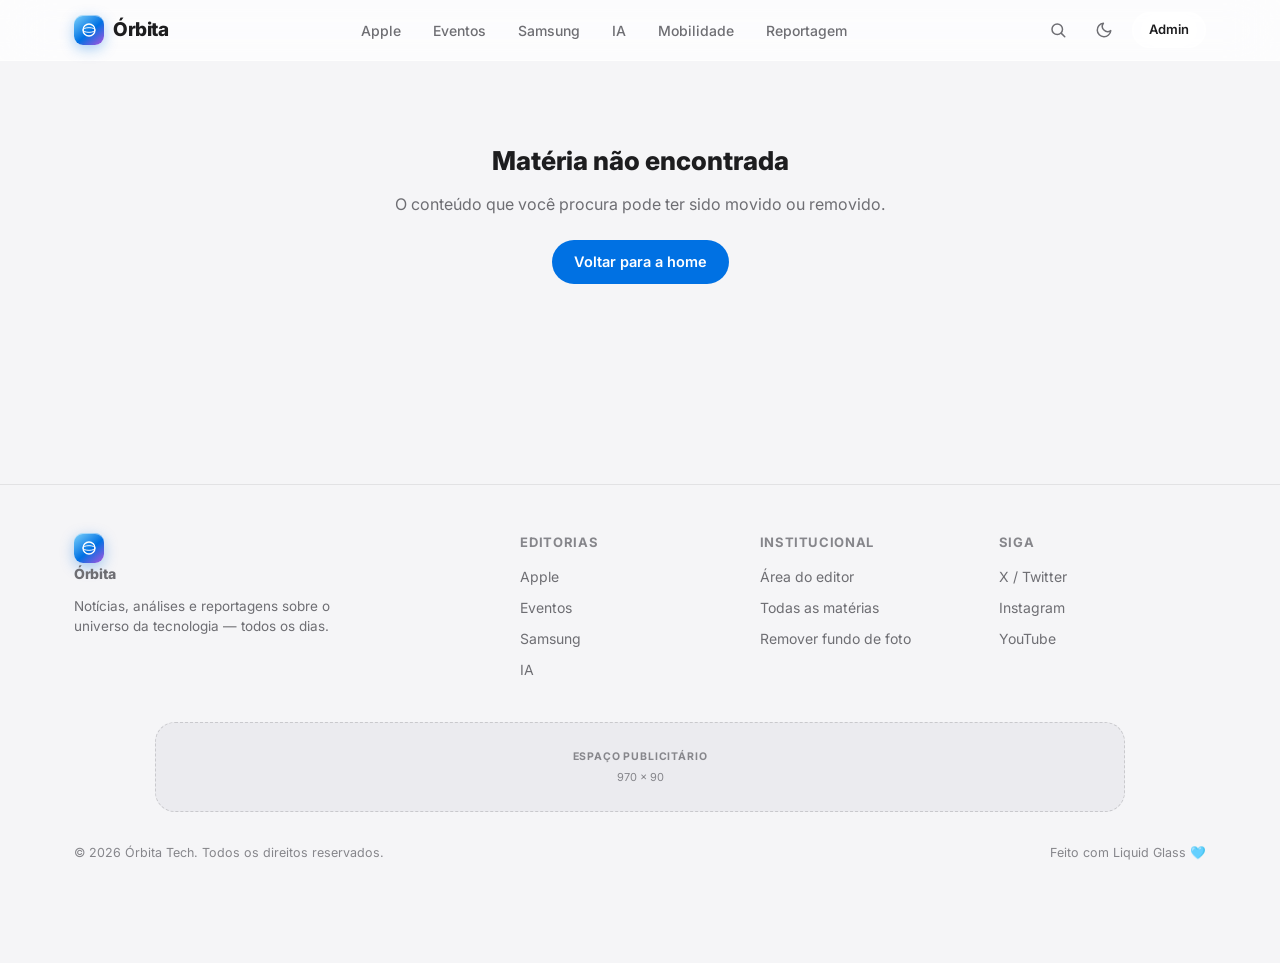
<file: post.html>
<!DOCTYPE html>
<html lang="pt-BR">
<head>
<meta charset="UTF-8">
<meta name="viewport" content="width=device-width, initial-scale=1.0, viewport-fit=cover">
<title>Órbita Tech</title>
<meta name="description" content="">
<link rel="icon" href="data:image/svg+xml,<svg xmlns=%22http://www.w3.org/2000/svg%22 viewBox=%220 0 24 24%22><circle cx=%2212%22 cy=%2212%22 r=%229%22 fill=%22%230071e3%22/></svg>">
<link rel="stylesheet" href="assets/css/main.css">
</head>
<body>

<div id="nav-root"></div>

<main id="article-root" style="padding-bottom:40px;"></main>

<div id="footer-root"></div>

<script src="assets/js/seed-data.js"></script>
<script src="assets/js/store.js"></script>
<script src="assets/js/render.js"></script>
<script src="assets/js/post.js"></script>
<script>
  renderNav();
  renderPostPage();
  renderFooter();
</script>
</body>
</html>
</file>
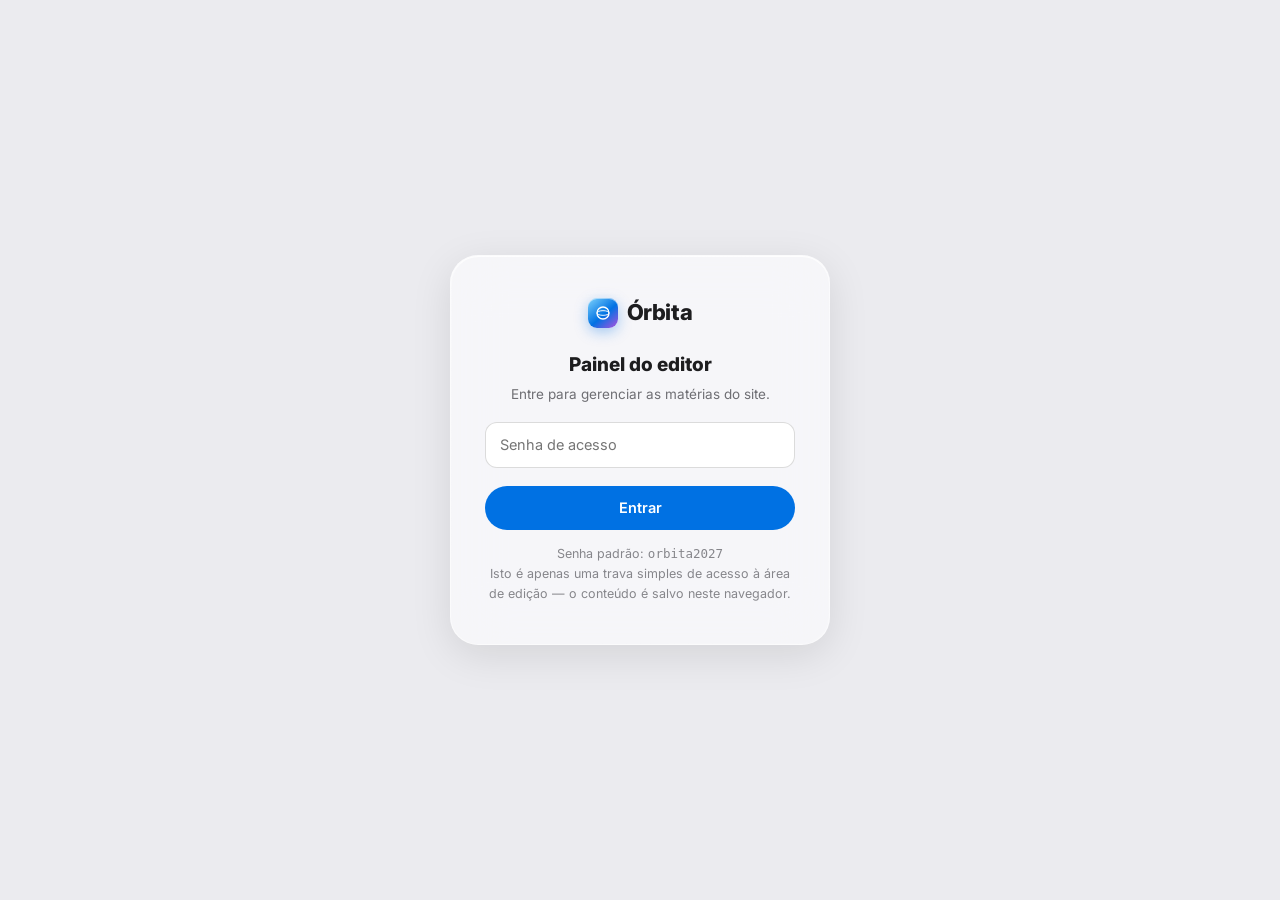
<file: admin/editor.html>
<!DOCTYPE html>
<html lang="pt-BR">
<head>
<meta charset="UTF-8">
<meta name="viewport" content="width=device-width, initial-scale=1.0, viewport-fit=cover">
<title>Editor de matéria — Órbita Tech</title>
<link rel="icon" href="data:image/svg+xml,<svg xmlns=%22http://www.w3.org/2000/svg%22 viewBox=%220 0 24 24%22><circle cx=%2212%22 cy=%2212%22 r=%229%22 fill=%22%230071e3%22/></svg>">
<link rel="stylesheet" href="../assets/css/main.css">
<link rel="stylesheet" href="../assets/css/admin.css">
</head>
<body class="admin-body">

<div class="admin-shell">
  <aside class="admin-sidebar glass">
    <div class="brand"><span class="brand-mark"><svg width="16" height="16" viewBox="0 0 24 24" fill="none"><circle cx="12" cy="12" r="9" stroke="currentColor" stroke-width="2"/><ellipse cx="12" cy="12" rx="9" ry="3.5" stroke="currentColor" stroke-width="1.4"/></svg></span>Órbita</div>
    <a href="index.html">📄 Matérias</a>
    <a class="active" href="editor.html">➕ Nova matéria</a>
    <a href="../index.html" target="_blank">🌐 Ver o site</a>
  </aside>

  <main class="admin-main">
    <div class="admin-topbar">
      <h1 id="editor-heading">Nova matéria</h1>
      <a class="btn btn-ghost" href="index.html">← Voltar</a>
    </div>

    <form id="post-form" onsubmit="savePost(event)">
      <input type="hidden" id="post-id">

      <div class="panel">
        <h2>1. Escolha o layout</h2>
        <div class="layout-picker" id="layout-picker"></div>
      </div>

      <div class="panel">
        <h2>2. Informações principais</h2>
        <div class="field"><label>Título</label><input type="text" id="f-title" required placeholder="Ex: Apple anuncia novo chip A20"></div>
        <div class="field"><label>Subtítulo / linha fina</label><textarea id="f-subtitle" style="min-height:60px" placeholder="Uma frase que resume a matéria"></textarea></div>
        <div class="field-row">
          <div class="field"><label>Editoria</label><input type="text" id="f-category" placeholder="Ex: Apple, Análises, Eventos..." list="cat-list"><datalist id="cat-list"></datalist></div>
          <div class="field"><label>Autor</label><input type="text" id="f-author" placeholder="Nome do autor"></div>
        </div>
        <div class="field-row">
          <div class="field"><label>Tags (separadas por vírgula)</label><input type="text" id="f-tags" placeholder="iPhone, Apple, iOS"></div>
          <div class="field"><label>Tempo de leitura (min)</label><input type="number" id="f-readtime" min="1" value="5"></div>
        </div>
        <div class="field"><label>Resumo (aparece nos cards da home)</label><textarea id="f-excerpt" style="min-height:60px"></textarea></div>
        <div class="field-row">
          <div class="field checkbox-row"><input type="checkbox" id="f-featured"><label style="margin:0;">Destacar na capa (hero)</label></div>
          <div class="field checkbox-row"><input type="checkbox" id="f-breaking-flag"><label style="margin:0;">Marcar como última hora</label></div>
        </div>
      </div>

      <div class="panel">
        <h2>3. Capa (foto ou vídeo)</h2>
        <div class="field">
          <div class="upload-box" id="cover-upload">
            <div id="cover-preview"></div>
            <span class="up-label">Clique para enviar uma foto ou vídeo</span>
            <span class="up-sub">JPG, PNG ou MP4 — imagens grandes são otimizadas automaticamente</span>
            <input type="file" id="cover-file" accept="image/*,video/*">
          </div>
          <div class="help">Ou cole uma URL de imagem/vídeo:</div>
          <input type="text" id="cover-url" placeholder="https://...">
        </div>
      </div>

      <div class="panel" data-layout-panel="standard,breaking,live,video,gallery,list,review,interview,brief">
        <h2>4. Texto da matéria</h2>
        <div class="field">
          <label>Corpo do texto</label>
          <textarea id="f-body" style="min-height:220px" placeholder="Escreva o texto aqui. Use linha em branco para novo parágrafo. Recursos: ## Subtítulo · > Citação · ![legenda](url-da-foto) · [video](url-do-video) · **negrito** · *itálico*"></textarea>
          <div class="help">Suporta fotos e vídeos inline: <code>![legenda](url-da-imagem)</code> e <code>[video](url-do-video)</code></div>
        </div>
      </div>

      <div class="panel" data-layout-panel="video">
        <h2>Vídeo em destaque</h2>
        <div class="field">
          <div class="upload-box"><input type="file" id="video-file" accept="video/*"><span class="up-label">Enviar arquivo de vídeo (até 20MB)</span></div>
          <div class="help">Ou cole um link do <strong>YouTube</strong>, do <strong>Vimeo</strong> ou de um arquivo .mp4 — recomendado para vídeos maiores:</div>
          <input type="text" id="video-url" placeholder="https://youtube.com/watch?v=... ou https://.../video.mp4">
          <div id="video-preview" style="margin-top:10px;"></div>
        </div>
        <div class="field"><label>Imagem de capa do vídeo (poster) — URL opcional</label><input type="text" id="video-poster-url" placeholder="https://..."></div>
      </div>

      <div class="panel" data-layout-panel="gallery">
        <h2>Galeria de fotos</h2>
        <div id="gallery-editor"></div>
        <button type="button" class="btn btn-glass btn-sm" onclick="addGalleryItem()">+ Adicionar foto</button>
      </div>

      <div class="panel" data-layout-panel="breaking,live">
        <h2>Linha do tempo (atualizações)</h2>
        <div id="live-editor"></div>
        <button type="button" class="btn btn-glass btn-sm" onclick="addLiveUpdate()">+ Adicionar atualização</button>
      </div>

      <div class="panel" data-layout-panel="list">
        <h2>Itens da lista / ranking</h2>
        <div id="list-editor"></div>
        <button type="button" class="btn btn-glass btn-sm" onclick="addListItem()">+ Adicionar item</button>
      </div>

      <div class="panel" data-layout-panel="review">
        <h2>Avaliação (review)</h2>
        <div class="field-row">
          <div class="field"><label>Nota (0 a 100)</label><input type="number" id="f-score" min="0" max="100" value="90"></div>
          <div class="field"><label>Veredito curto</label><input type="text" id="f-verdict" placeholder="Ex: Excelente"></div>
        </div>
        <div class="field-row">
          <div class="field"><label>Prós (um por linha)</label><textarea id="f-pros"></textarea></div>
          <div class="field"><label>Contras (um por linha)</label><textarea id="f-cons"></textarea></div>
        </div>
        <div class="field">
          <label>Ficha técnica</label>
          <div id="specs-editor"></div>
          <button type="button" class="btn btn-glass btn-sm" onclick="addSpec()">+ Adicionar especificação</button>
        </div>
      </div>

      <div class="panel" data-layout-panel="interview">
        <h2>Perguntas e respostas</h2>
        <div id="qa-editor"></div>
        <button type="button" class="btn btn-glass btn-sm" onclick="addQA()">+ Adicionar pergunta</button>
      </div>

      <div class="panel" data-layout-panel="longform">
        <h2>Capítulos da reportagem</h2>
        <div id="chapters-editor"></div>
        <button type="button" class="btn btn-glass btn-sm" onclick="addChapter()">+ Adicionar capítulo</button>
      </div>

      <div style="display:flex;gap:10px;justify-content:flex-end;padding-bottom:60px;">
        <a class="btn btn-ghost" href="index.html">Cancelar</a>
        <button type="submit" class="btn btn-primary">Salvar matéria</button>
      </div>
    </form>
  </main>
</div>

<script src="../assets/js/seed-data.js"></script>
<script src="../assets/js/store.js"></script>
<script src="../assets/js/render.js"></script>
<script src="../assets/js/admin.js"></script>
<script>
  requireAuth();
  document.getElementById("cat-list").innerHTML = Store.categories().map(c => `<option value="${c}">`).join("");
  initEditor();
  setupCoverUpload();
  setupVideoUpload();
  const params = new URLSearchParams(location.search);
  if (params.get("id")) document.getElementById("editor-heading").textContent = "Editar matéria";
</script>
</body>
</html>
</file>
<file: assets/css/main.css>
/* ==========================================================================
   ÓRBITA — Design System "Liquid Glass" (inspirado em iOS/Apple)
   ========================================================================== */

@import url('https://fonts.googleapis.com/css2?family=Inter:wght@400;500;600;700;800&display=swap');

:root {
  color-scheme: light dark;

  /* Light */
  --bg: #f5f5f7;
  --bg-elevated: #ffffff;
  --bg-soft: #ebebef;
  --text: #1d1d1f;
  --text-secondary: #6e6e73;
  --text-tertiary: #86868b;
  --border: rgba(0,0,0,0.08);
  --border-strong: rgba(0,0,0,0.14);

  --accent: #0071e3;
  --accent-2: #ff375f;
  --accent-3: #34c759;
  --accent-4: #ff9f0a;
  --accent-purple: #af52de;

  --glass-bg: rgba(255,255,255,0.55);
  --glass-bg-strong: rgba(255,255,255,0.72);
  --glass-border: rgba(255,255,255,0.5);
  --glass-highlight: rgba(255,255,255,0.85);
  --glass-shadow: rgba(0,0,0,0.10);
  --scrim: rgba(0,0,0,0.45);

  --radius-sm: 12px;
  --radius-md: 20px;
  --radius-lg: 28px;
  --radius-xl: 36px;
  --radius-pill: 999px;

  --font: 'Inter', -apple-system, BlinkMacSystemFont, "SF Pro Display", "SF Pro Text", "Segoe UI", Roboto, Helvetica, Arial, sans-serif;
  --ease: cubic-bezier(0.22, 1, 0.36, 1);
  --ease-spring: cubic-bezier(0.34, 1.56, 0.64, 1);
}

[data-theme="dark"] {
  --bg: #000000;
  --bg-elevated: #1c1c1e;
  --bg-soft: #131316;
  --text: #f5f5f7;
  --text-secondary: #a1a1a6;
  --text-tertiary: #8a8a8e;
  --border: rgba(255,255,255,0.10);
  --border-strong: rgba(255,255,255,0.18);

  --accent: #2997ff;
  --accent-2: #ff453a;
  --accent-3: #30d158;
  --accent-4: #ff9f0a;
  --accent-purple: #bf5af2;

  --glass-bg: rgba(28,28,30,0.55);
  --glass-bg-strong: rgba(28,28,30,0.78);
  --glass-border: rgba(255,255,255,0.14);
  --glass-highlight: rgba(255,255,255,0.10);
  --glass-shadow: rgba(0,0,0,0.45);
  --scrim: rgba(0,0,0,0.65);
}

@media (prefers-color-scheme: dark) {
  :root:not([data-theme="light"]) {
    --bg: #000000;
    --bg-elevated: #1c1c1e;
    --bg-soft: #131316;
    --text: #f5f5f7;
    --text-secondary: #a1a1a6;
    --text-tertiary: #8a8a8e;
    --border: rgba(255,255,255,0.10);
    --border-strong: rgba(255,255,255,0.18);

    --accent: #2997ff;
    --accent-2: #ff453a;
    --accent-3: #30d158;
    --accent-4: #ff9f0a;
    --accent-purple: #bf5af2;

    --glass-bg: rgba(28,28,30,0.55);
    --glass-bg-strong: rgba(28,28,30,0.78);
    --glass-border: rgba(255,255,255,0.14);
    --glass-highlight: rgba(255,255,255,0.10);
    --glass-shadow: rgba(0,0,0,0.45);
    --scrim: rgba(0,0,0,0.65);
  }
}

* { margin: 0; padding: 0; box-sizing: border-box; -webkit-tap-highlight-color: transparent; }
html { scroll-behavior: smooth; }
body {
  font-family: var(--font);
  background: var(--bg);
  color: var(--text);
  line-height: 1.5;
  -webkit-font-smoothing: antialiased;
  overflow-x: hidden;
  transition: background .4s var(--ease), color .4s var(--ease);
}
img, video { max-width: 100%; display: block; }
a { color: inherit; text-decoration: none; }
button { font: inherit; cursor: pointer; }
[hidden] { display: none !important; }

.container { max-width: 1180px; margin: 0 auto; padding: 0 24px; }
.container-narrow { max-width: 760px; margin: 0 auto; padding: 0 24px; }

/* ---------- Liquid Glass primitives ---------- */
.glass {
  background: var(--glass-bg);
  -webkit-backdrop-filter: blur(28px) saturate(190%);
  backdrop-filter: blur(28px) saturate(190%);
  border: 1px solid var(--glass-border);
  box-shadow: 0 10px 40px var(--glass-shadow), inset 0 1px 0 var(--glass-highlight);
  border-radius: var(--radius-lg);
  position: relative;
}
.glass::before {
  content: '';
  position: absolute;
  inset: 0;
  border-radius: inherit;
  padding: 1px;
  background: linear-gradient(135deg, rgba(255,255,255,0.6), rgba(255,255,255,0) 40%, rgba(255,255,255,0) 60%, rgba(255,255,255,0.25));
  -webkit-mask: linear-gradient(#000 0 0) content-box, linear-gradient(#000 0 0);
  -webkit-mask-composite: xor;
  mask-composite: exclude;
  pointer-events: none;
  opacity: .5;
}
.glass-strong { background: var(--glass-bg-strong); }
.glass-pill { border-radius: var(--radius-pill); }

.glass-nav {
  background: var(--glass-bg-strong);
  -webkit-backdrop-filter: blur(24px) saturate(180%);
  backdrop-filter: blur(24px) saturate(180%);
  border-bottom: 1px solid var(--glass-border);
}

/* ---------- Buttons ---------- */
.btn {
  display: inline-flex; align-items: center; justify-content: center; gap: 8px;
  padding: 11px 22px; border-radius: var(--radius-pill); border: none;
  font-size: 14.5px; font-weight: 600; transition: transform .25s var(--ease-spring), opacity .2s var(--ease), background .2s var(--ease);
  white-space: nowrap;
}
.btn:active { transform: scale(0.96); }
.btn-primary { background: var(--accent); color: #fff; }
.btn-primary:hover { opacity: .88; }
.btn-glass { background: var(--glass-bg); border: 1px solid var(--glass-border); color: var(--text); backdrop-filter: blur(20px); -webkit-backdrop-filter: blur(20px); box-shadow: inset 0 1px 0 var(--glass-highlight); }
.btn-glass:hover { background: var(--glass-bg-strong); }
.btn-ghost { background: transparent; color: var(--text-secondary); }
.btn-ghost:hover { color: var(--text); }
.btn-danger { background: var(--accent-2); color: #fff; }
.btn-sm { padding: 7px 16px; font-size: 13px; }
.btn-block { width: 100%; }

/* ---------- Top Nav ---------- */
.site-header {
  position: sticky; top: 0; z-index: 100;
}
.nav-inner {
  max-width: 1180px; margin: 0 auto; padding: 0 24px;
  height: 60px; display: flex; align-items: center; justify-content: space-between; gap: 20px;
}
.brand { display: flex; align-items: center; gap: 9px; font-size: 19px; font-weight: 800; letter-spacing: -0.02em; }
.brand-mark {
  width: 30px; height: 30px; border-radius: 9px;
  background: linear-gradient(140deg, #7dd3fc, var(--accent) 55%, var(--accent-purple));
  display: flex; align-items: center; justify-content: center; color: #fff; flex-shrink: 0;
  box-shadow: 0 4px 14px rgba(0,113,227,0.35), inset 0 1px 0 rgba(255,255,255,0.5);
}
.nav-links { display: flex; align-items: center; gap: 4px; }
.nav-link {
  padding: 8px 14px; border-radius: var(--radius-pill); font-size: 14px; font-weight: 500;
  color: var(--text-secondary); transition: all .2s var(--ease);
}
.nav-link:hover, .nav-link.active { color: var(--text); background: var(--glass-bg); }
.nav-actions { display: flex; align-items: center; gap: 10px; }
.icon-btn {
  width: 36px; height: 36px; border-radius: 50%; border: none; background: transparent;
  display: flex; align-items: center; justify-content: center; color: var(--text-secondary);
  transition: background .2s var(--ease), color .2s var(--ease);
}
.icon-btn:hover { background: var(--glass-bg); color: var(--text); }
.nav-burger { display: none; }

@media (max-width: 860px) {
  .nav-links { display: none; }
  .nav-burger { display: flex; }
}

.mobile-menu {
  position: fixed; inset: 60px 12px auto 12px; z-index: 99;
  padding: 14px; border-radius: var(--radius-lg);
  display: flex; flex-direction: column; gap: 4px;
  transform-origin: top; animation: pop-in .28s var(--ease-spring);
}
.mobile-menu a { padding: 12px 14px; border-radius: var(--radius-sm); font-weight: 600; font-size: 15px; }
.mobile-menu a:hover { background: var(--glass-bg); }
@keyframes pop-in { from { opacity: 0; transform: scaleY(.9) translateY(-6px);} to { opacity: 1; transform: scaleY(1) translateY(0);} }

/* ---------- Busca ---------- */
.search-overlay {
  position: fixed; inset: 0; z-index: 200; background: rgba(0,0,0,0.35);
  -webkit-backdrop-filter: blur(6px); backdrop-filter: blur(6px);
  display: flex; justify-content: center; align-items: flex-start; padding: 12vh 20px 20px;
  animation: fade-in .2s var(--ease);
}
@keyframes fade-in { from { opacity: 0; } to { opacity: 1; } }
.search-panel { width: 100%; max-width: 620px; padding: 10px; animation: pop-in .3s var(--ease-spring); }
.search-input-row { display: flex; align-items: center; gap: 10px; padding: 8px 12px; color: var(--text-secondary); }
.search-input-row input {
  flex: 1; border: none; background: transparent; font: inherit; font-size: 17px;
  color: var(--text); outline: none; padding: 6px 0;
}
.search-input-row input::placeholder { color: var(--text-tertiary); }
.search-results { max-height: 58vh; overflow-y: auto; padding: 4px; }
.search-label { font-size: 11.5px; font-weight: 700; text-transform: uppercase; letter-spacing: .06em; color: var(--text-tertiary); padding: 8px 10px 4px; }
.search-empty { font-size: 14px; color: var(--text-tertiary); padding: 18px 10px; }
.search-item { display: flex; gap: 12px; align-items: center; padding: 10px; border-radius: var(--radius-sm); transition: background .15s var(--ease); }
.search-item:hover { background: var(--glass-bg); }
.search-item img { width: 56px; height: 42px; border-radius: 8px; object-fit: cover; flex-shrink: 0; background: var(--bg-soft); }
.search-item .search-cat { font-size: 11px; font-weight: 700; text-transform: uppercase; letter-spacing: .04em; color: var(--accent); }
.search-item .search-title { font-size: 14.5px; font-weight: 600; line-height: 1.35; margin-top: 2px; }

/* ---------- Barra de progresso de leitura ---------- */
.read-progress {
  position: fixed; top: 0; left: 0; height: 3px; width: 0%;
  background: linear-gradient(90deg, var(--accent), var(--accent-purple));
  z-index: 150; transition: width .1s linear;
}

/* ---------- Ticker (breaking bar) ---------- */
.ticker {
  background: linear-gradient(90deg, var(--accent-2), #ff6b81);
  color: #fff; overflow: hidden; white-space: nowrap; position: relative;
}
.ticker-inner { display: inline-flex; align-items: center; gap: 48px; padding: 9px 0; animation: ticker-scroll 28s linear infinite; }
.ticker-inner span { font-size: 13px; font-weight: 600; display: inline-flex; align-items: center; gap: 8px; }
@keyframes ticker-scroll { from { transform: translateX(0); } to { transform: translateX(-50%); } }
.live-dot { width: 7px; height: 7px; border-radius: 50%; background: #fff; box-shadow: 0 0 0 0 rgba(255,255,255,.7); animation: live-pulse 1.6s infinite; flex-shrink:0; }
@keyframes live-pulse { 0% { box-shadow: 0 0 0 0 rgba(255,255,255,.6);} 70% { box-shadow: 0 0 0 8px rgba(255,255,255,0);} 100% { box-shadow: 0 0 0 0 rgba(255,255,255,0);} }

/* ---------- Hero ---------- */
.hero {
  position: relative; border-radius: var(--radius-xl); overflow: hidden; min-height: 480px;
  display: flex; align-items: flex-end; margin: 20px 0 40px; isolation: isolate;
}
.hero-media { position: absolute; inset: 0; z-index: -1; }
.hero-media img, .hero-media video { width: 100%; height: 100%; object-fit: cover; }
.hero-scrim { position: absolute; inset: 0; background: linear-gradient(0deg, rgba(0,0,0,0.85) 0%, rgba(0,0,0,0.35) 55%, rgba(0,0,0,0.05) 100%); z-index: -1; }
.hero-content { padding: 44px; color: #fff; max-width: 760px; }
.hero .kicker { color: #fff; }
.hero h1 { font-size: clamp(28px, 4vw, 46px); font-weight: 800; letter-spacing: -0.02em; line-height: 1.08; margin: 10px 0 12px; }
.hero p.dek { font-size: 17px; color: rgba(255,255,255,0.85); max-width: 640px; }
.hero-meta { display: flex; align-items: center; gap: 14px; margin-top: 18px; font-size: 13px; color: rgba(255,255,255,0.75); }

.kicker {
  display: inline-flex; align-items: center; gap: 6px; font-size: 12.5px; font-weight: 700;
  text-transform: uppercase; letter-spacing: 0.04em; color: var(--accent); padding: 4px 12px;
  border-radius: var(--radius-pill); background: color-mix(in srgb, var(--accent) 14%, transparent);
}
.kicker.breaking { color: #fff; background: var(--accent-2); }

/* ---------- Section headers ---------- */
.section-head { display: flex; align-items: baseline; justify-content: space-between; margin: 48px 0 20px; gap: 16px; }
.section-title { font-size: 24px; font-weight: 800; letter-spacing: -0.01em; }
.section-link { font-size: 14px; font-weight: 600; color: var(--accent); }

/* ---------- Grids & Cards ---------- */
.grid { display: grid; gap: 22px; }
.grid-3 { grid-template-columns: repeat(3, 1fr); }
.grid-4 { grid-template-columns: repeat(4, 1fr); }
.grid-2 { grid-template-columns: repeat(2, 1fr); }
@media (max-width: 980px) { .grid-3, .grid-4 { grid-template-columns: repeat(2, 1fr); } }
@media (max-width: 620px) { .grid-3, .grid-4, .grid-2 { grid-template-columns: 1fr; } }

.card {
  border-radius: var(--radius-md); overflow: hidden; background: var(--bg-elevated);
  border: 1px solid var(--border); transition: transform .35s var(--ease), box-shadow .35s var(--ease);
  display: flex; flex-direction: column; height: 100%;
}
.card:hover { transform: translateY(-5px); box-shadow: 0 18px 40px rgba(0,0,0,0.10); }
.card-media { position: relative; aspect-ratio: 16/10; overflow: hidden; background: var(--bg-soft); }
.card-media img, .card-media video { width: 100%; height: 100%; object-fit: cover; transition: transform .6s var(--ease); }
.card:hover .card-media img { transform: scale(1.06); }
.card-play {
  position: absolute; inset: 0; display: flex; align-items: center; justify-content: center;
}
.card-play span {
  width: 52px; height: 52px; border-radius: 50%; background: rgba(0,0,0,0.45);
  backdrop-filter: blur(6px); display: flex; align-items: center; justify-content: center; color: #fff;
}
.card-body { padding: 16px 18px 18px; display: flex; flex-direction: column; gap: 8px; flex: 1; }
.card-cat { font-size: 11.5px; font-weight: 700; text-transform: uppercase; letter-spacing: .04em; color: var(--accent); }
.card-title { font-size: 16.5px; font-weight: 700; letter-spacing: -0.01em; line-height: 1.3; }
.card-excerpt { font-size: 13.5px; color: var(--text-secondary); line-height: 1.5; }
.card-meta { margin-top: auto; padding-top: 10px; font-size: 12px; color: var(--text-tertiary); display: flex; gap: 8px; align-items: center; }

.card-lg .card-media { aspect-ratio: 16/9; }
.card-lg .card-title { font-size: 21px; }

/* Featured overlay card (image w/ text on top, glass footer) */
.card-overlay { position: relative; border-radius: var(--radius-md); overflow: hidden; aspect-ratio: 4/5; }
.card-overlay img, .card-overlay video { position: absolute; inset: 0; width: 100%; height: 100%; object-fit: cover; }
.card-overlay .overlay-scrim { position: absolute; inset: 0; background: linear-gradient(0deg, rgba(0,0,0,.88), rgba(0,0,0,.1) 60%); }
.card-overlay .overlay-body { position: absolute; left: 0; right: 0; bottom: 0; padding: 18px; color: #fff; }
.card-overlay .card-title { color: #fff; }
.card-overlay .card-excerpt { color: rgba(255,255,255,0.75); }

/* Horizontal / brief card */
.card-h { display: flex; gap: 14px; border-radius: var(--radius-md); overflow: hidden; background: var(--bg-elevated); border: 1px solid var(--border); padding: 10px; }
.card-h .card-media { width: 120px; flex-shrink: 0; border-radius: var(--radius-sm); aspect-ratio: 1/1; }
.card-h .card-body { padding: 4px 6px; gap: 6px; }

/* ---------- Ad slots ---------- */
.ad-slot {
  border: 1.5px dashed var(--border-strong); border-radius: var(--radius-md);
  display: flex; flex-direction: column; align-items: center; justify-content: center; gap: 4px;
  color: var(--text-tertiary); background: var(--bg-soft); margin: 32px auto; text-align: center;
  position: relative; overflow: hidden;
}
.ad-slot .ad-label { font-size: 10.5px; font-weight: 700; text-transform: uppercase; letter-spacing: .08em; }
.ad-slot .ad-size { font-size: 11px; }
.ad-leaderboard { width: 100%; max-width: 970px; height: 90px; }
.ad-rectangle { width: 300px; height: 250px; }
.ad-infeed { width: 100%; height: 120px; grid-column: 1 / -1; }
.ad-mobile { width: 100%; max-width: 336px; height: 100px; }
.ad-sticky-mobile {
  position: fixed; left: 0; right: 0; bottom: 0; z-index: 80; height: 58px; margin: 0;
  border-radius: 0; border: none; border-top: 1px solid var(--border-strong);
  display: none; align-items: center; justify-content: center;
}
@media (max-width: 700px) { .ad-sticky-mobile.active { display: flex; } }

/* ---------- Sidebar ---------- */
.layout-2col { display: grid; grid-template-columns: 1fr 320px; gap: 40px; align-items: start; }
@media (max-width: 940px) { .layout-2col { grid-template-columns: 1fr; } }
.sidebar { position: sticky; top: 84px; display: flex; flex-direction: column; gap: 28px; }
.sidebar-box { padding: 20px; border-radius: var(--radius-md); background: var(--bg-elevated); border: 1px solid var(--border); }
.sidebar-box h3 { font-size: 15px; font-weight: 800; margin-bottom: 14px; }
.sidebar-list { display: flex; flex-direction: column; gap: 14px; }
.sidebar-item { display: flex; gap: 10px; align-items: flex-start; }
.sidebar-item .num { font-size: 20px; font-weight: 800; color: var(--text-tertiary); width: 24px; flex-shrink: 0; }
.sidebar-item .title { font-size: 13.5px; font-weight: 600; line-height: 1.4; }
.tag-pill {
  display: inline-flex; padding: 6px 13px; border-radius: var(--radius-pill); font-size: 12.5px;
  font-weight: 600; background: var(--glass-bg); border: 1px solid var(--border);
}

/* ---------- Article layouts ---------- */
.article-head { padding: 40px 0 0; }
.article-head .kicker { margin-bottom: 14px; }
.article-head h1 { font-size: clamp(28px, 4.2vw, 44px); font-weight: 800; letter-spacing: -0.02em; line-height: 1.1; }
.article-head .dek { font-size: 18px; color: var(--text-secondary); margin-top: 14px; line-height: 1.5; }
.byline { display: flex; align-items: center; gap: 12px; margin-top: 24px; padding-bottom: 24px; border-bottom: 1px solid var(--border); }
.avatar { width: 40px; height: 40px; border-radius: 50%; background: linear-gradient(140deg,#7dd3fc,var(--accent)); display: flex; align-items: center; justify-content: center; color: #fff; font-weight: 700; font-size: 14px; }
.byline .who { font-size: 13.5px; font-weight: 600; }
.byline .when { font-size: 12.5px; color: var(--text-tertiary); }
.share-row { margin-left: auto; display: flex; gap: 6px; }

.article-cover { margin-top: 28px; margin-bottom: 28px; border-radius: var(--radius-lg); overflow: hidden; }
.article-cover img, .article-cover video { width: 100%; max-height: 560px; object-fit: cover; }
.article-cover figcaption { font-size: 12.5px; color: var(--text-tertiary); padding: 8px 4px 0; }

.prose { font-size: 18px; line-height: 1.75; color: var(--text); }
.prose p { margin-bottom: 22px; }
.prose h2 { font-size: 26px; font-weight: 800; margin: 40px 0 16px; letter-spacing: -0.01em; }
.prose h3 { font-size: 21px; font-weight: 700; margin: 32px 0 12px; }
.prose blockquote {
  margin: 30px 0; padding: 4px 0 4px 22px; border-left: 3px solid var(--accent);
  font-size: 21px; font-weight: 600; font-style: italic; color: var(--text);
}
.prose figure { margin: 30px 0; }
.prose figure img, .prose figure video { border-radius: var(--radius-md); width: 100%; }
.prose figcaption { font-size: 13px; color: var(--text-tertiary); margin-top: 8px; text-align: center; }
.prose hr { border: none; border-top: 1px solid var(--border); margin: 36px 0; }
.prose a { color: var(--accent); text-decoration: underline; }
.prose strong { font-weight: 700; }

/* Breaking layout */
.breaking-banner {
  background: var(--accent-2); color: #fff; border-radius: var(--radius-lg); padding: 30px 34px;
  margin: 24px 0; display: flex; flex-direction: column; gap: 10px;
}
.breaking-banner .kicker { background: rgba(255,255,255,0.25); color: #fff; }
.breaking-banner h1 { font-size: clamp(26px,4vw,38px); font-weight: 800; }
.breaking-updates { display: flex; flex-direction: column; }
.update-item { display: flex; gap: 18px; padding: 22px 0; border-bottom: 1px solid var(--border); }
.update-item .time-col { width: 76px; flex-shrink: 0; text-align: right; }
.update-item .time-col .time { font-weight: 800; font-size: 14px; }
.update-item .time-col .dot-line { width: 10px; height: 10px; border-radius: 50%; background: var(--accent-2); margin: 8px 0 0 auto; }
.update-item .u-title { font-weight: 700; font-size: 16.5px; margin-bottom: 6px; }
.update-item .u-text { color: var(--text-secondary); font-size: 15px; line-height: 1.6; }

/* Video layout */
.video-player { position: relative; border-radius: var(--radius-lg); overflow: hidden; background: #000; }
.video-player video { width: 100%; max-height: 620px; }
.video-embed { position: relative; aspect-ratio: 16/9; }
.video-embed iframe { position: absolute; inset: 0; width: 100%; height: 100%; border: 0; }
.video-related { display: flex; gap: 12px; overflow-x: auto; padding-bottom: 6px; }
.video-related .card-h { min-width: 260px; }

/* Gallery layout */
.gallery-strip { display: grid; grid-template-columns: repeat(auto-fill,minmax(220px,1fr)); gap: 14px; }
.gallery-item { position: relative; border-radius: var(--radius-md); overflow: hidden; cursor: zoom-in; aspect-ratio: 4/3; }
.gallery-item img { width: 100%; height: 100%; object-fit: cover; transition: transform .4s var(--ease); }
.gallery-item:hover img { transform: scale(1.07); }
.gallery-item .g-cap { position: absolute; left:0; right:0; bottom:0; padding: 10px 12px; font-size: 12px; color:#fff; background: linear-gradient(0deg, rgba(0,0,0,.75), transparent); }
.lightbox { position: fixed; inset: 0; z-index: 300; background: rgba(0,0,0,0.9); display: flex; align-items: center; justify-content: center; flex-direction: column; gap: 16px; }
.lightbox img { max-width: 90vw; max-height: 78vh; border-radius: 12px; object-fit: contain; }
.lightbox .lb-cap { color: #fff; font-size: 14px; text-align: center; max-width: 80vw; }
.lightbox .lb-close { position: absolute; top: 20px; right: 24px; color: #fff; }
.lightbox .lb-nav { display: flex; gap: 30px; }

/* Listicle */
.list-item { display: flex; gap: 22px; padding: 30px 0; border-bottom: 1px solid var(--border); align-items: flex-start; }
.list-item .rank { font-size: 40px; font-weight: 800; color: var(--border-strong); width: 60px; flex-shrink: 0; -webkit-text-stroke: 1px var(--text-tertiary); }
.list-item .li-media { width: 220px; flex-shrink: 0; border-radius: var(--radius-md); overflow: hidden; aspect-ratio: 4/3; }
.list-item .li-media img { width: 100%; height: 100%; object-fit: cover; }
.list-item .li-title { font-size: 20px; font-weight: 800; margin-bottom: 8px; }
.list-item .li-text { color: var(--text-secondary); font-size: 15px; line-height: 1.65; }
@media (max-width: 620px) { .list-item { flex-direction: column; } .list-item .li-media { width: 100%; } }

/* Review */
.review-score {
  display: flex; align-items: center; gap: 22px; padding: 24px; border-radius: var(--radius-lg);
  margin: 24px 0; background: var(--bg-elevated); border: 1px solid var(--border);
}
.score-ring {
  width: 88px; height: 88px; border-radius: 50%; flex-shrink: 0;
  display: flex; align-items: center; justify-content: center; font-size: 26px; font-weight: 800; color: #fff;
  background: conic-gradient(var(--accent-3) calc(var(--pct,90) * 1%), var(--bg-soft) 0);
  position: relative;
}
.score-ring::before { content: ''; position: absolute; inset: 6px; border-radius: 50%; background: var(--bg-elevated); }
.score-ring span { position: relative; color: var(--text); }
.review-verdict { font-size: 15px; color: var(--text-secondary); }
.review-verdict strong { color: var(--text); display:block; font-size: 17px; margin-bottom: 4px; }
.pros-cons { display: grid; grid-template-columns: 1fr 1fr; gap: 16px; margin: 24px 0; }
@media (max-width: 620px) { .pros-cons { grid-template-columns: 1fr; } }
.pc-box { padding: 18px 20px; border-radius: var(--radius-md); }
.pc-box.pros { background: color-mix(in srgb, var(--accent-3) 12%, transparent); }
.pc-box.cons { background: color-mix(in srgb, var(--accent-2) 10%, transparent); }
.pc-box h4 { font-size: 13px; text-transform: uppercase; letter-spacing: .04em; margin-bottom: 10px; }
.pc-box ul { list-style: none; display: flex; flex-direction: column; gap: 8px; font-size: 14.5px; }
.pc-box li { display: flex; gap: 8px; }
.specs-table { width: 100%; border-collapse: collapse; margin: 24px 0; font-size: 14.5px; }
.specs-table tr { border-bottom: 1px solid var(--border); }
.specs-table td { padding: 12px 4px; }
.specs-table td:first-child { color: var(--text-tertiary); width: 40%; }
.specs-table td:last-child { font-weight: 600; }

/* Interview */
.qa-block { display: flex; flex-direction: column; gap: 8px; margin: 26px 0; }
.qa-q { display: flex; gap: 12px; font-weight: 700; font-size: 17px; }
.qa-q .qmark { width: 30px; height: 30px; border-radius: 50%; background: var(--accent); color: #fff; display:flex; align-items:center; justify-content:center; flex-shrink:0; font-size: 14px; }
.qa-a { display: flex; gap: 12px; padding-left: 42px; color: var(--text-secondary); font-size: 16.5px; line-height: 1.65; }

/* Long-form */
.longform-hero { position: relative; height: 78vh; min-height: 460px; display: flex; align-items: flex-end; margin-bottom: 0; }
.longform-hero .hero-content { padding-bottom: 60px; }
.longform-hero h1 { font-size: clamp(32px,5.4vw,58px); }
.chapter-nav { display: flex; flex-wrap: wrap; gap: 8px; margin: 26px 0 10px; }
.chapter-nav a { font-size: 13px; padding: 8px 14px; border-radius: var(--radius-pill); background: var(--glass-bg); border: 1px solid var(--border); font-weight: 600; }
.dropcap:first-letter { float: left; font-size: 74px; line-height: 60px; font-weight: 800; padding: 6px 10px 0 0; color: var(--accent); }

/* Brief */
.brief-card { display: flex; flex-direction: column; gap: 14px; padding: 26px; border-radius: var(--radius-lg); background: var(--bg-elevated); border: 1px solid var(--border); }
.brief-meta { display: flex; align-items: center; gap: 10px; font-size: 12.5px; color: var(--text-tertiary); }
.brief-meta .dot { width: 3px; height: 3px; border-radius: 50%; background: currentColor; }

/* Footer */
.site-footer { margin-top: 80px; padding: 48px 0 100px; border-top: 1px solid var(--border); }
.footer-grid { display: grid; grid-template-columns: 2fr repeat(3, 1fr); gap: 32px; margin-bottom: 32px; }
@media (max-width: 780px) { .footer-grid { grid-template-columns: 1fr 1fr; } }
.footer-grid h4 { font-size: 13px; margin-bottom: 14px; color: var(--text-tertiary); text-transform: uppercase; letter-spacing: .05em; }
.footer-grid a { display: block; font-size: 14px; color: var(--text-secondary); margin-bottom: 10px; }
.footer-bottom { display: flex; justify-content: space-between; align-items: center; font-size: 12.5px; color: var(--text-tertiary); flex-wrap: wrap; gap: 10px; }

/* Skeleton / misc */
.badge-dot { display:inline-flex; align-items:center; gap:6px; font-size:12px; color: var(--text-tertiary); }
.reveal { opacity: 0; transform: translateY(18px); transition: all .7s var(--ease); }
.reveal.in { opacity: 1; transform: translateY(0); }

::selection { background: var(--accent); color: #fff; }
::-webkit-scrollbar { width: 10px; height: 10px; }
::-webkit-scrollbar-thumb { background: var(--border-strong); border-radius: 10px; }
</file>
<file: assets/css/admin.css>
/* ÓRBITA — estilos da área administrativa */

.admin-body { background: var(--bg-soft); min-height: 100vh; }
.admin-shell { display: flex; min-height: 100vh; }

.admin-sidebar {
  width: 232px; flex-shrink: 0; padding: 22px 16px; display: flex; flex-direction: column; gap: 4px;
  position: sticky; top: 0; height: 100vh; border-right: 1px solid var(--border);
}
.admin-sidebar .brand { padding: 10px 12px 22px; }
.admin-sidebar a, .admin-sidebar button {
  display: flex; align-items: center; gap: 10px; padding: 10px 12px; border-radius: var(--radius-sm);
  font-size: 14px; font-weight: 600; color: var(--text-secondary); background: none; border: none; text-align: left; width: 100%;
}
.admin-sidebar a:hover, .admin-sidebar button:hover { background: var(--glass-bg); color: var(--text); }
.admin-sidebar a.active { background: var(--accent); color: #fff; }
.admin-main { flex: 1; padding: 30px 36px 80px; max-width: 1100px; }
@media (max-width: 800px) {
  .admin-shell { flex-direction: column; }
  .admin-sidebar { width: 100%; height: auto; position: static; flex-direction: row; overflow-x: auto; }
  .admin-sidebar .brand { display: none; }
  .admin-main { padding: 20px; }
}

.admin-topbar { display: flex; align-items: center; justify-content: space-between; margin-bottom: 26px; gap: 12px; flex-wrap: wrap; }
.admin-topbar h1 { font-size: 26px; font-weight: 800; }

.login-wrap { min-height: 100vh; display: flex; align-items: center; justify-content: center; padding: 20px; }
.login-card { width: 100%; max-width: 380px; padding: 40px 34px; text-align: center; }
.login-card .brand { justify-content: center; margin-bottom: 22px; font-size: 22px; }
.login-card input { width: 100%; margin: 18px 0 10px; }
.hint { font-size: 12.5px; color: var(--text-tertiary); margin-top: 14px; line-height: 1.6; }

.field { margin-bottom: 18px; }
.field label { display: block; font-size: 13px; font-weight: 700; margin-bottom: 7px; color: var(--text-secondary); }
.field .help { font-size: 12px; color: var(--text-tertiary); margin-top: 5px; }
input[type=text], input[type=number], input[type=password], input[type=datetime-local], textarea, select {
  width: 100%; padding: 11px 14px; border-radius: var(--radius-sm); border: 1px solid var(--border-strong);
  background: var(--bg-elevated); color: var(--text); font: inherit; font-size: 14.5px; transition: border-color .2s;
}
input:focus, textarea:focus, select:focus { outline: none; border-color: var(--accent); }
textarea { resize: vertical; min-height: 90px; font-family: var(--font); line-height: 1.6; }
.field-row { display: grid; grid-template-columns: 1fr 1fr; gap: 16px; }
@media (max-width: 620px) { .field-row { grid-template-columns: 1fr; } }
.checkbox-row { display: flex; align-items: center; gap: 8px; }
.checkbox-row input { width: auto; }

.layout-picker { display: grid; grid-template-columns: repeat(3,1fr); gap: 12px; margin-bottom: 26px; }
@media (max-width: 760px) { .layout-picker { grid-template-columns: repeat(2,1fr); } }
@media (max-width: 480px) { .layout-picker { grid-template-columns: 1fr; } }
.layout-opt {
  padding: 16px; border-radius: var(--radius-md); border: 2px solid var(--border); cursor: pointer;
  background: var(--bg-elevated); transition: all .2s var(--ease);
}
.layout-opt:hover { border-color: var(--border-strong); }
.layout-opt.selected { border-color: var(--accent); background: color-mix(in srgb, var(--accent) 8%, var(--bg-elevated)); }
.layout-opt .lo-title { font-weight: 700; font-size: 14.5px; margin-bottom: 4px; }
.layout-opt .lo-desc { font-size: 12.5px; color: var(--text-tertiary); line-height: 1.4; }

.panel { background: var(--bg-elevated); border: 1px solid var(--border); border-radius: var(--radius-md); padding: 24px; margin-bottom: 22px; }
.panel h2 { font-size: 16px; font-weight: 800; margin-bottom: 16px; }

.upload-box {
  border: 1.5px dashed var(--border-strong); border-radius: var(--radius-md); padding: 18px; text-align: center;
  cursor: pointer; position: relative; background: var(--bg-soft); min-height: 90px; display: flex; flex-direction: column; align-items: center; justify-content: center; gap: 6px;
}
.upload-box input[type=file] { position: absolute; inset: 0; opacity: 0; cursor: pointer; }
.upload-box img, .upload-box video { max-height: 160px; border-radius: 10px; margin-bottom: 8px; }
.upload-box .up-label { font-size: 13px; font-weight: 600; color: var(--text-secondary); }
.upload-box .up-sub { font-size: 11.5px; color: var(--text-tertiary); }

.repeat-item { border: 1px solid var(--border); border-radius: var(--radius-sm); padding: 14px; margin-bottom: 12px; position: relative; }
.repeat-item .remove-btn { position: absolute; top: 10px; right: 10px; color: var(--accent-2); }

.dash-toolbar { display: flex; gap: 10px; align-items: center; margin-bottom: 18px; flex-wrap: wrap; }
.dash-toolbar input { flex: 1; min-width: 200px; }
.dash-toolbar select { width: auto; min-width: 180px; }
.dash-count { font-size: 12.5px; color: var(--text-tertiary); white-space: nowrap; }

table.admin-table { width: 100%; border-collapse: collapse; }
table.admin-table th { text-align: left; font-size: 12px; text-transform: uppercase; letter-spacing: .04em; color: var(--text-tertiary); padding: 10px 12px; border-bottom: 1px solid var(--border); }
table.admin-table td { padding: 12px; border-bottom: 1px solid var(--border); font-size: 14px; vertical-align: middle; }
table.admin-table tr:hover td { background: var(--bg-soft); }
.row-thumb { width: 56px; height: 40px; border-radius: 8px; object-fit: cover; background: var(--bg-soft); }
.layout-badge { font-size: 11px; font-weight: 700; padding: 3px 10px; border-radius: var(--radius-pill); background: var(--glass-bg); border: 1px solid var(--border); }
.row-actions { display: flex; gap: 6px; }

.toast { position: fixed; bottom: 24px; right: 24px; padding: 14px 20px; border-radius: var(--radius-md); z-index: 500; font-size: 14px; font-weight: 600; box-shadow: 0 10px 30px rgba(0,0,0,.2); animation: pop-in .3s var(--ease-spring); }
.toast.success { background: var(--accent-3); color: #fff; }
.toast.error { background: var(--accent-2); color: #fff; }

.stat-grid { display: grid; grid-template-columns: repeat(4,1fr); gap: 16px; margin-bottom: 28px; }
@media (max-width: 760px) { .stat-grid { grid-template-columns: repeat(2,1fr); } }
.stat-box { padding: 20px; border-radius: var(--radius-md); background: var(--bg-elevated); border: 1px solid var(--border); }
.stat-box .stat-num { font-size: 28px; font-weight: 800; }
.stat-box .stat-label { font-size: 12.5px; color: var(--text-tertiary); }
</file>
